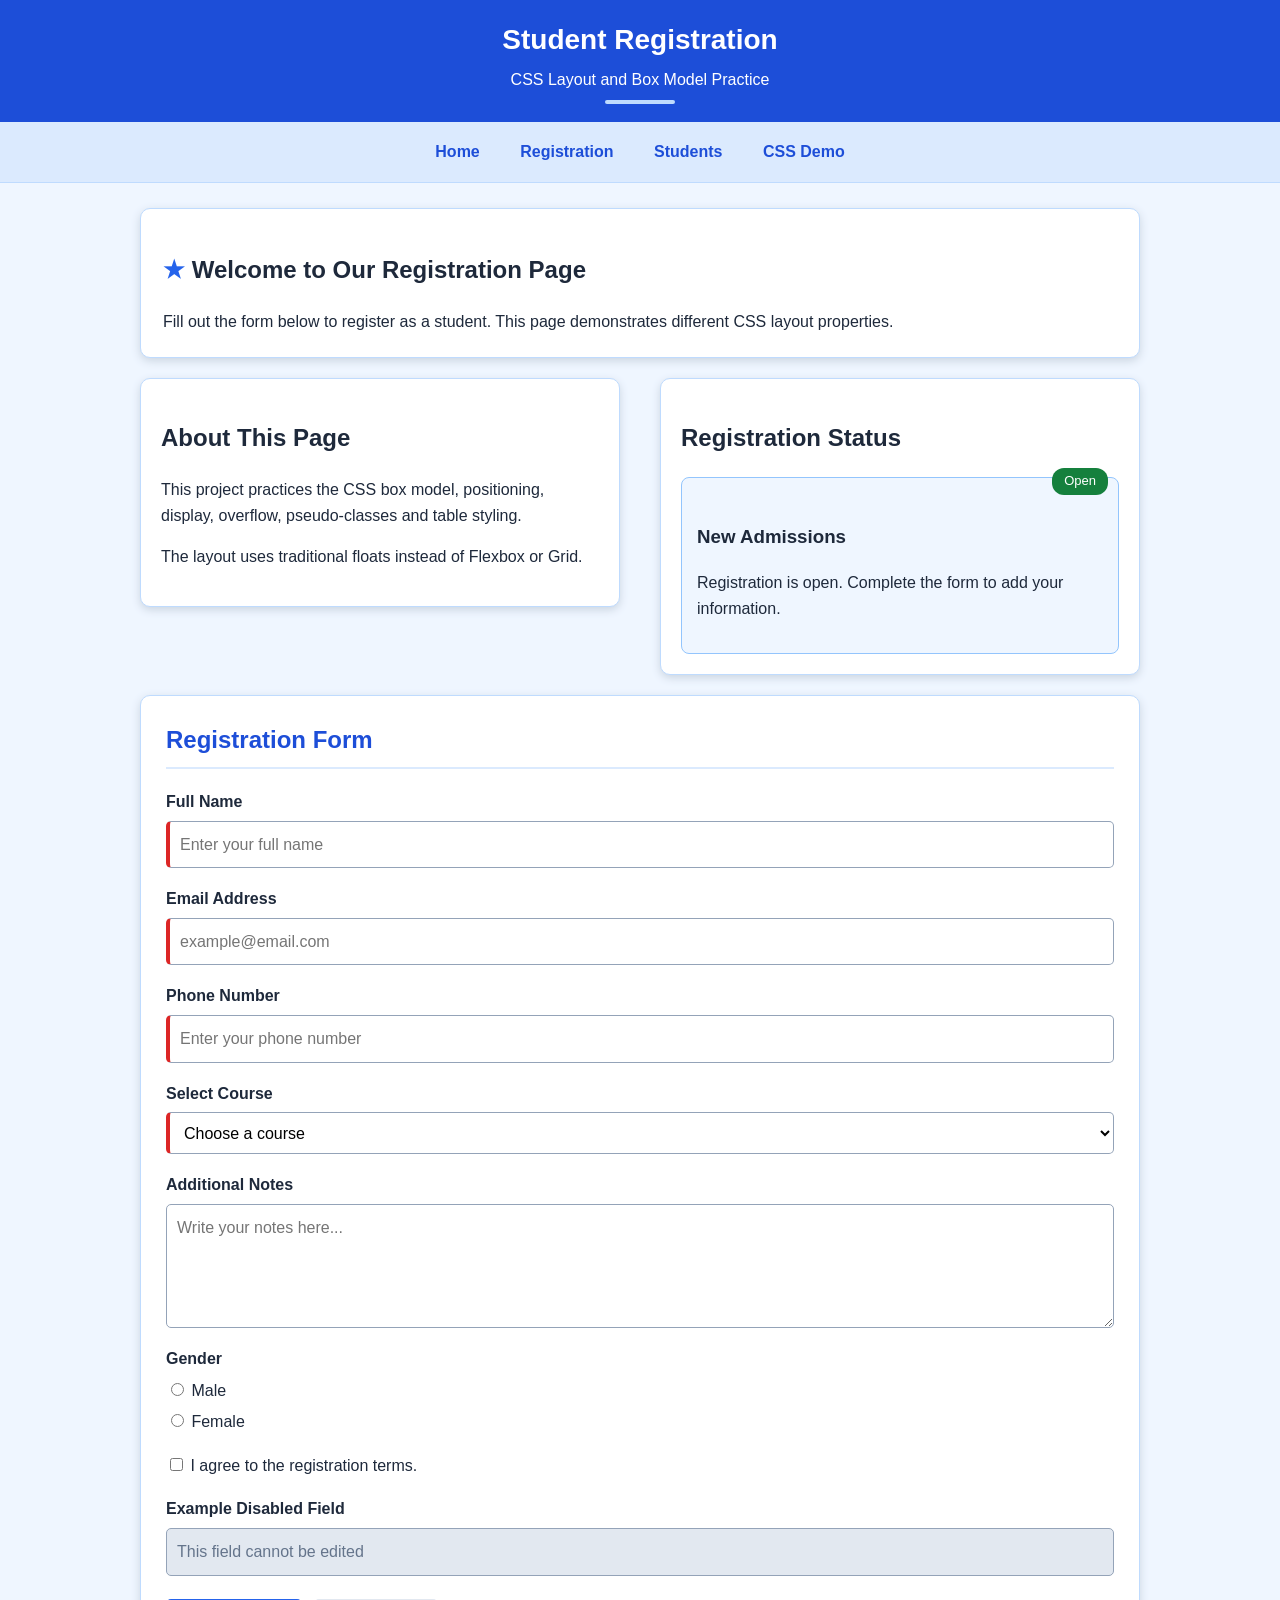
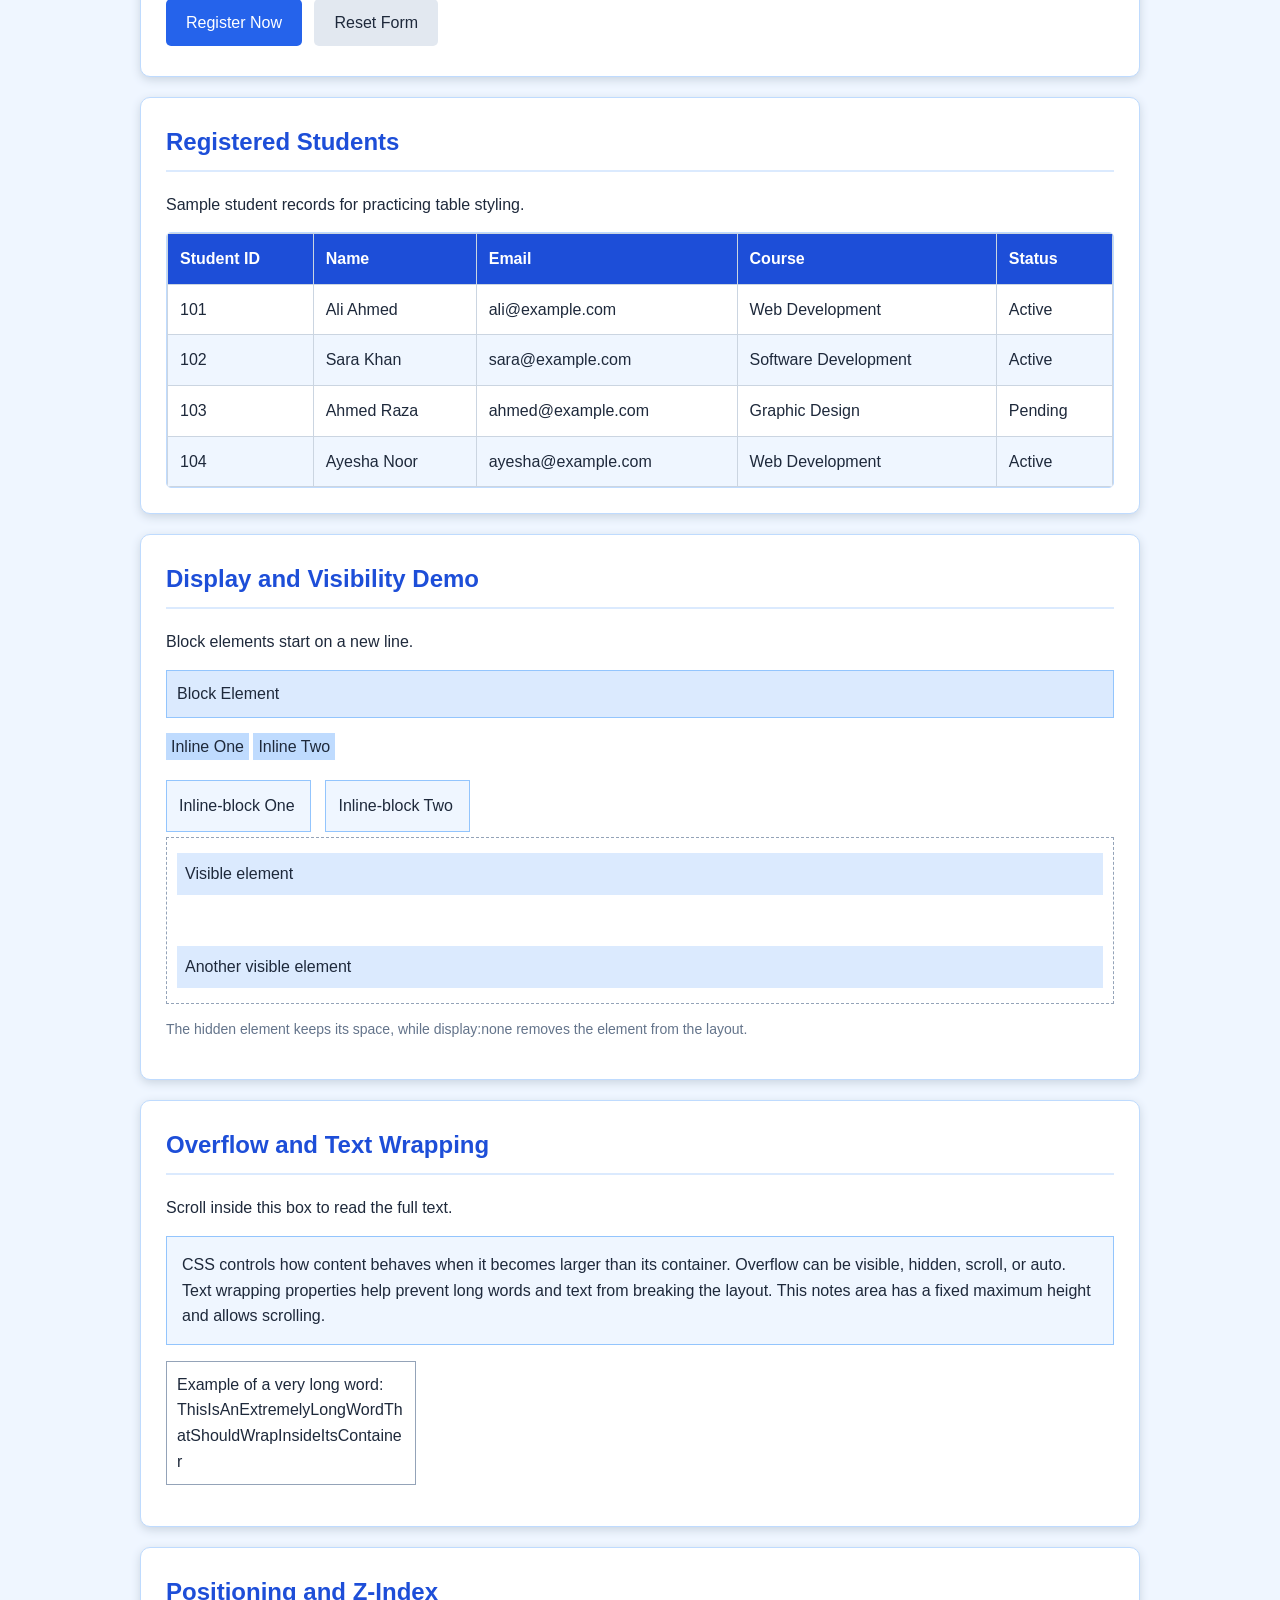
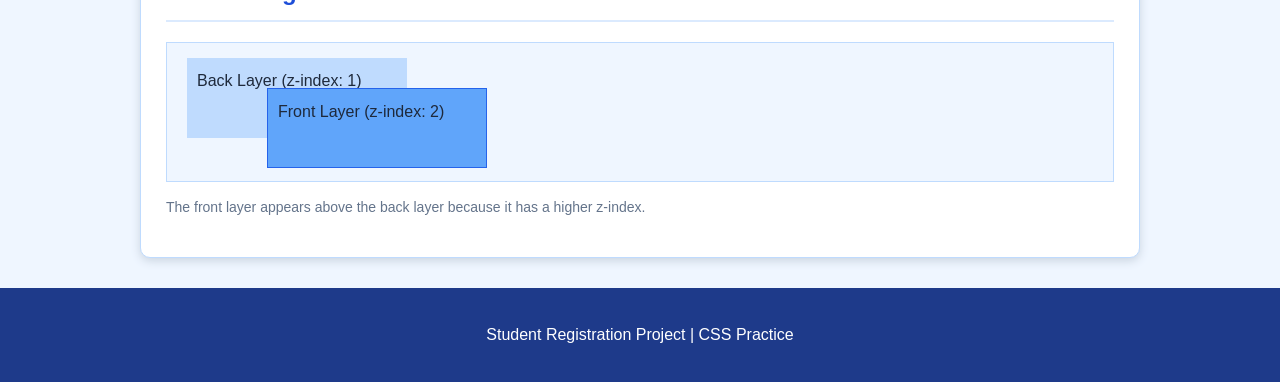
<file: day-07-box-model-flow-and-traditional-layout/index.html>
<!DOCTYPE html>
<html lang="en">
<head>
    <meta charset="UTF-8">
    <meta name="viewport" content="width=device-width, initial-scale=1.0">
    <meta name="description" content="Student registration form and CSS layout practice">
    <title>Student Registration</title>
    <link rel="stylesheet" href="style.css">
</head>
<body>

    <!-- Sticky header -->
    <header class="site-header">
        <div class="header-content">
            <h1>Student Registration</h1>
            <p>CSS Layout and Box Model Practice</p>
        </div>
    </header>

    <!-- Navigation links -->
    <nav class="navbar">
        <a href="#home">Home</a>
        <a href="#register">Registration</a>
        <a href="#students">Students</a>
        <a href="#css-demo">CSS Demo</a>
    </nav>

    <main class="container" id="home">

        <!-- Introduction section -->
        <section class="intro">
            <h2>Welcome to Our Registration Page</h2>
            <p>
                Fill out the form below to register as a student.
                This page demonstrates different CSS layout properties.
            </p>
        </section>

        <!-- Two-column layout using floats -->
        <section class="columns">

            <div class="column left-column">
                <h2>About This Page</h2>
                <p>
                    This project practices the CSS box model, positioning,
                    display, overflow, pseudo-classes and table styling.
                </p>
                <p>
                    The layout uses traditional floats instead of Flexbox
                    or Grid.
                </p>
            </div>

            <div class="column right-column">
                <h2>Registration Status</h2>

                <!-- Relative parent and absolute badge -->
                <div class="status-card">
                    <span class="status-badge">Open</span>
                    <h3>New Admissions</h3>
                    <p>
                        Registration is open. Complete the form to
                        add your information.
                    </p>
                </div>
            </div>

            <!-- Clear fixes the floated columns -->
            <div class="clear"></div>

        </section>

        <!-- Registration form -->
        <section class="section-card" id="register">
            <h2 class="section-title">Registration Form</h2>

            <form action="#" method="get">

                <div class="form-group">
                    <label for="name">Full Name</label>
                    <input
                        type="text"
                        id="name"
                        name="name"
                        placeholder="Enter your full name"
                        required
                    >
                </div>

                <div class="form-group">
                    <label for="email">Email Address</label>
                    <input
                        type="email"
                        id="email"
                        name="email"
                        placeholder="example@email.com"
                        required
                    >
                </div>

                <div class="form-group">
                    <label for="phone">Phone Number</label>
                    <input
                        type="tel"
                        id="phone"
                        name="phone"
                        placeholder="Enter your phone number"
                        required
                    >
                </div>

                <div class="form-group">
                    <label for="course">Select Course</label>
                    <select id="course" name="course" required>
                        <option value="">Choose a course</option>
                        <option value="web">Web Development</option>
                        <option value="software">Software Development</option>
                        <option value="design">Graphic Design</option>
                    </select>
                </div>

                <div class="form-group">
                    <label for="message">Additional Notes</label>
                    <textarea
                        id="message"
                        name="message"
                        rows="4"
                        placeholder="Write your notes here..."
                    ></textarea>
                </div>

                <div class="form-group">
                    <p class="group-label">Gender</p>

                    <label class="option">
                        <input type="radio" name="gender" value="male" required>
                        Male
                    </label>

                    <label class="option">
                        <input type="radio" name="gender" value="female">
                        Female
                    </label>
                </div>

                <div class="form-group">
                    <label class="option">
                        <input type="checkbox" name="agreement" required>
                        I agree to the registration terms.
                    </label>
                </div>

                <div class="form-group">
                    <label for="disabled-field">Example Disabled Field</label>
                    <input
                        type="text"
                        id="disabled-field"
                        value="This field cannot be edited"
                        disabled
                    >
                </div>

                <button type="submit">Register Now</button>
                <button type="reset" class="reset-button">Reset Form</button>

            </form>
        </section>

        <!-- Student table -->
        <section class="section-card" id="students">
            <h2 class="section-title">Registered Students</h2>

            <p class="table-note">
                Sample student records for practicing table styling.
            </p>

            <!-- The wrapper handles horizontal overflow -->
            <div class="table-wrapper">
                <table>
                    <thead>
                        <tr>
                            <th>Student ID</th>
                            <th>Name</th>
                            <th>Email</th>
                            <th>Course</th>
                            <th>Status</th>
                        </tr>
                    </thead>

                    <tbody>
                        <tr>
                            <td>101</td>
                            <td>Ali Ahmed</td>
                            <td>ali@example.com</td>
                            <td>Web Development</td>
                            <td>Active</td>
                        </tr>

                        <tr>
                            <td>102</td>
                            <td>Sara Khan</td>
                            <td>sara@example.com</td>
                            <td>Software Development</td>
                            <td>Active</td>
                        </tr>

                        <tr>
                            <td>103</td>
                            <td>Ahmed Raza</td>
                            <td>ahmed@example.com</td>
                            <td>Graphic Design</td>
                            <td>Pending</td>
                        </tr>

                        <tr>
                            <td>104</td>
                            <td>Ayesha Noor</td>
                            <td>ayesha@example.com</td>
                            <td>Web Development</td>
                            <td>Active</td>
                        </tr>
                    </tbody>
                </table>
            </div>
        </section>

        <!-- CSS display and visibility demonstration -->
        <section class="section-card" id="css-demo">
            <h2 class="section-title">Display and Visibility Demo</h2>

            <p>Block elements start on a new line.</p>

            <div class="demo-block">Block Element</div>

            <p>
                <span class="demo-inline">Inline One</span>
                <span class="demo-inline">Inline Two</span>
            </p>

            <div class="demo-inline-block">Inline-block One</div>
            <div class="demo-inline-block">Inline-block Two</div>

            <div class="visibility-demo">
                <p class="visible-box">Visible element</p>

                <!-- visibility:hidden keeps the space -->
                <p class="hidden-box">Hidden element</p>

                <!-- display:none removes the element and its space -->
                <p class="none-box">Element with display:none</p>

                <p class="visible-box">Another visible element</p>
            </div>

            <p class="small-note">
                The hidden element keeps its space, while display:none
                removes the element from the layout.
            </p>
        </section>

        <!-- Overflow and text wrapping -->
        <section class="section-card">
            <h2 class="section-title">Overflow and Text Wrapping</h2>

            <p>Scroll inside this box to read the full text.</p>

            <div class="notes-box">
                CSS controls how content behaves when it becomes
                larger than its container. Overflow can be visible,
                hidden, scroll, or auto. Text wrapping properties
                help prevent long words and text from breaking the layout.
                This notes area has a fixed maximum height and allows scrolling.
            </div>

            <p class="long-text">
                Example of a very long word:
                ThisIsAnExtremelyLongWordThatShouldWrapInsideItsContainer
            </p>
        </section>

        <!-- Layering and positioning -->
        <section class="section-card">
            <h2 class="section-title">Positioning and Z-Index</h2>

            <div class="layer-box">
                <div class="layer-back">Back Layer (z-index: 1)</div>
                <div class="layer-front">Front Layer (z-index: 2)</div>
            </div>

            <p class="small-note">
                The front layer appears above the back layer because
                it has a higher z-index.
            </p>
        </section>

    </main>

    <footer class="footer">
        <p>Student Registration Project | CSS Practice</p>
    </footer>

</body>
</html>
</file>
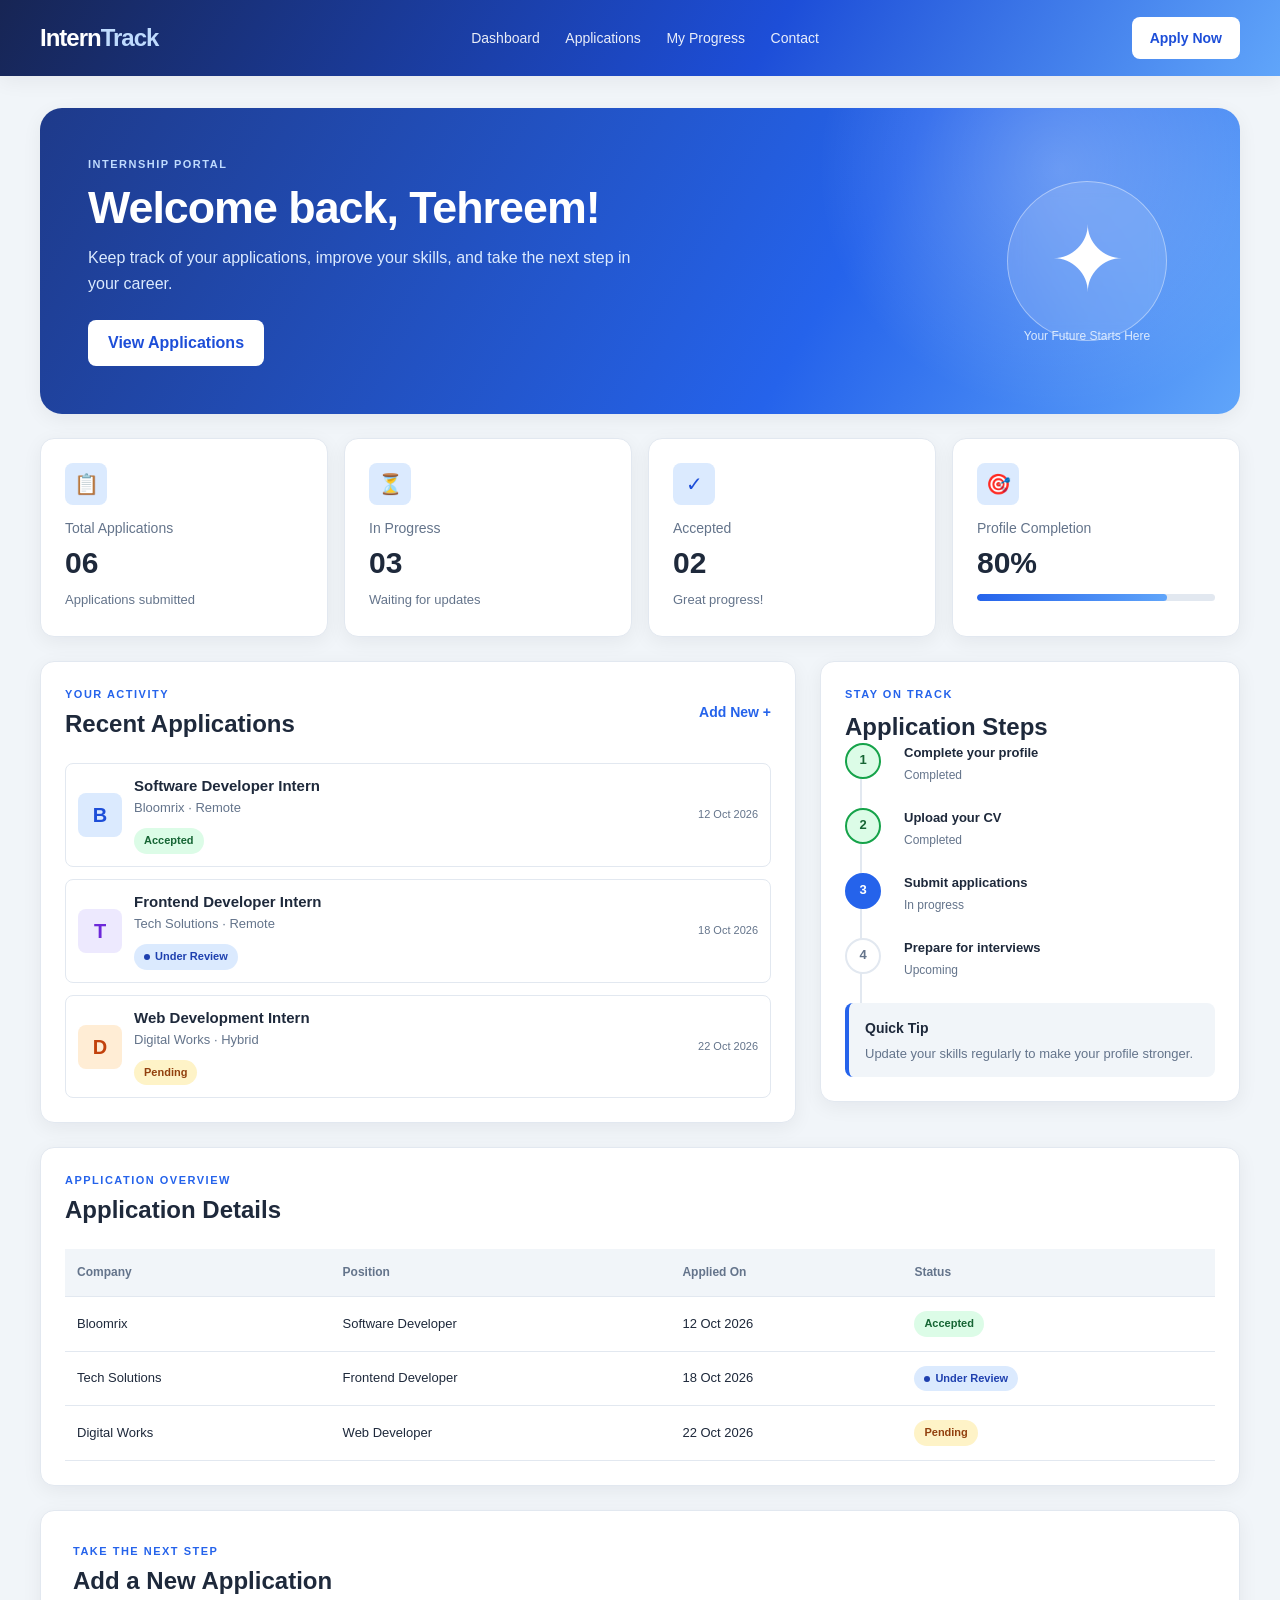
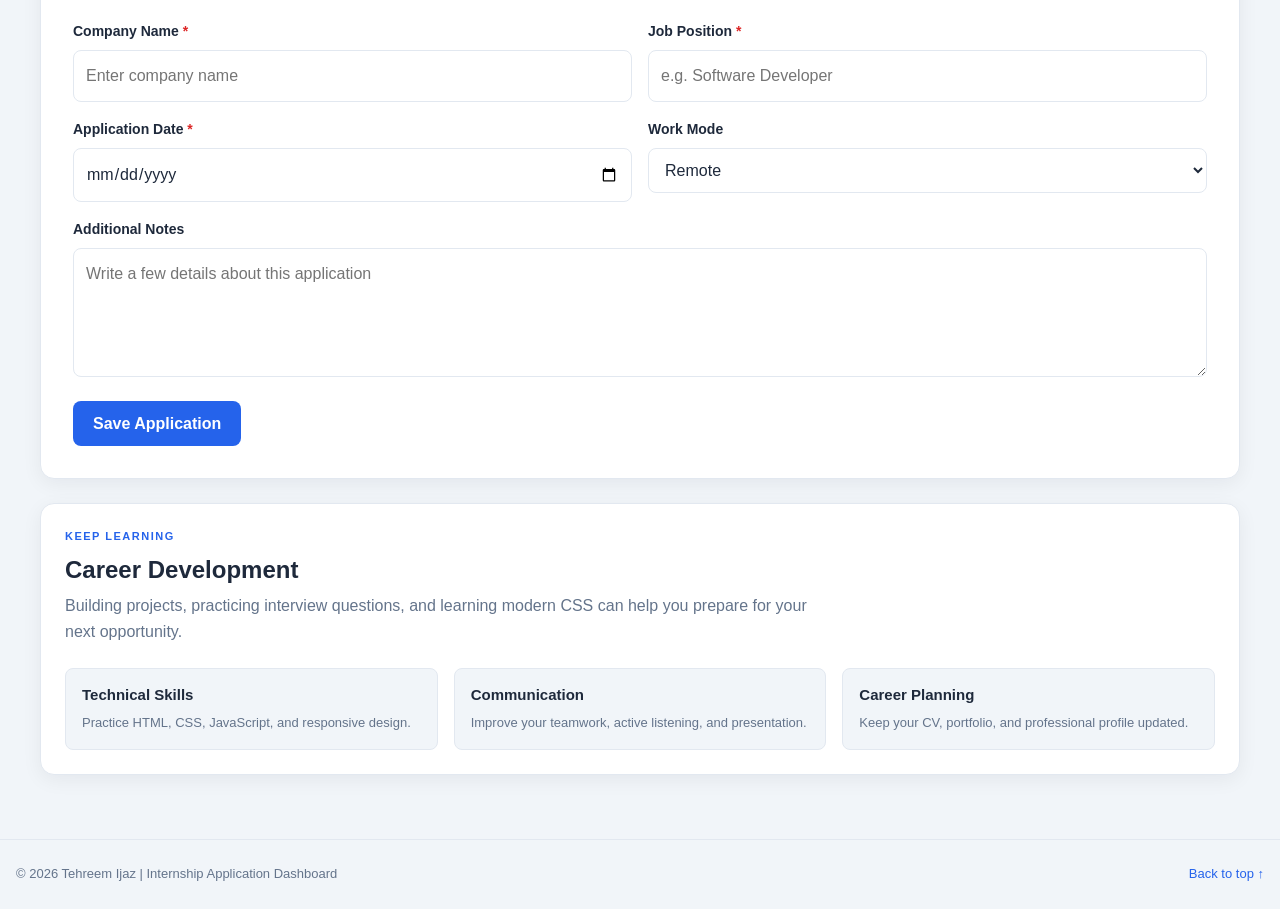
<file: day-09-advanced-modern-css/index.html>
<!DOCTYPE html>
<html lang="en">
<head>
    <meta charset="UTF-8">
    <meta name="viewport" content="width=device-width, initial-scale=1.0">
    <meta name="description" content="Internship application dashboard">
    <meta name="author" content="Tehreem Ijaz">
    <title>Internship Dashboard | Tehreem Ijaz</title>
    <link rel="stylesheet" href="style.css">
</head>
<body>

    <header class="top-header">
        <nav class="navbar">
            <a href="#home" class="logo">Intern<span>Track</span></a>

            <ul class="nav-links">
                <li><a href="#home">Dashboard</a></li>
                <li><a href="#applications">Applications</a></li>
                <li><a href="#steps">My Progress</a></li>
                <li><a href="#contact">Contact</a></li>
            </ul>

            <a href="#new-application" class="nav-button">Apply Now</a>
        </nav>
    </header>

    <main class="dashboard" id="home">

        <section class="welcome-panel">
            <div class="welcome-text">
                <p class="eyebrow">INTERNSHIP PORTAL</p>
                <h1>Welcome back, Tehreem!</h1>
                <p>
                    Keep track of your applications, improve your skills,
                    and take the next step in your career.
                </p>
                <a href="#applications" class="primary-button">
                    View Applications
                </a>
            </div>

            <div class="welcome-art" aria-hidden="true">
                <span class="art-circle"></span>
                <span class="art-icon">✦</span>
                <span class="art-label">Your Future Starts Here</span>
            </div>
        </section>

        <section class="stats-grid" aria-label="Application statistics">
            <article class="stat-card">
                <span class="stat-icon">📋</span>
                <p>Total Applications</p>
                <h2>06</h2>
                <span class="stat-note">Applications submitted</span>
            </article>

            <article class="stat-card">
                <span class="stat-icon">⏳</span>
                <p>In Progress</p>
                <h2>03</h2>
                <span class="stat-note">Waiting for updates</span>
            </article>

            <article class="stat-card">
                <span class="stat-icon">✓</span>
                <p>Accepted</p>
                <h2>02</h2>
                <span class="stat-note">Great progress!</span>
            </article>

            <article class="stat-card">
                <span class="stat-icon">🎯</span>
                <p>Profile Completion</p>
                <h2>80%</h2>
                <div class="progress-track">
                    <div class="progress-fill"></div>
                </div>
            </article>
        </section>

        <section class="content-grid" id="applications">

            <div class="panel applications-panel">
                <div class="section-heading">
                    <div>
                        <p class="eyebrow">YOUR ACTIVITY</p>
                        <h2>Recent Applications</h2>
                    </div>
                    <a href="#new-application" class="text-link">Add New +</a>
                </div>

                <div class="application-list">

                    <article class="application-card">
                        <div class="company-icon blue-icon">B</div>
                        <div class="application-info">
                            <h3>Software Developer Intern</h3>
                            <p>Bloomrix · Remote</p>
                            <span class="status status-accepted">Accepted</span>
                        </div>
                        <span class="application-date">12 Oct 2026</span>
                    </article>

                    <article class="application-card">
                        <div class="company-icon purple-icon">T</div>
                        <div class="application-info">
                            <h3>Frontend Developer Intern</h3>
                            <p>Tech Solutions · Remote</p>
                            <span class="status status-review">Under Review</span>
                        </div>
                        <span class="application-date">18 Oct 2026</span>
                    </article>

                    <article class="application-card">
                        <div class="company-icon orange-icon">D</div>
                        <div class="application-info">
                            <h3>Web Development Intern</h3>
                            <p>Digital Works · Hybrid</p>
                            <span class="status status-pending">Pending</span>
                        </div>
                        <span class="application-date">22 Oct 2026</span>
                    </article>

                </div>
            </div>

            <aside class="panel steps-panel" id="steps">
                <p class="eyebrow">STAY ON TRACK</p>
                <h2>Application Steps</h2>

                <ol class="step-list">
                    <li class="step-done">
                        <span>Complete your profile</span>
                        <small>Completed</small>
                    </li>
                    <li class="step-done">
                        <span>Upload your CV</span>
                        <small>Completed</small>
                    </li>
                    <li class="step-current">
                        <span>Submit applications</span>
                        <small>In progress</small>
                    </li>
                    <li>
                        <span>Prepare for interviews</span>
                        <small>Upcoming</small>
                    </li>
                </ol>

                <div class="tip-box">
                    <strong>Quick Tip</strong>
                    <p>Update your skills regularly to make your profile stronger.</p>
                </div>
            </aside>

        </section>

        <section class="panel table-panel">
            <div class="section-heading">
                <div>
                    <p class="eyebrow">APPLICATION OVERVIEW</p>
                    <h2>Application Details</h2>
                </div>
            </div>

            <div class="table-wrapper">
                <table>
                    <thead>
                        <tr>
                            <th>Company</th>
                            <th>Position</th>
                            <th>Applied On</th>
                            <th>Status</th>
                        </tr>
                    </thead>
                    <tbody>
                        <tr>
                            <td>Bloomrix</td>
                            <td>Software Developer</td>
                            <td>12 Oct 2026</td>
                            <td><span class="status status-accepted">Accepted</span></td>
                        </tr>
                        <tr>
                            <td>Tech Solutions</td>
                            <td>Frontend Developer</td>
                            <td>18 Oct 2026</td>
                            <td><span class="status status-review">Under Review</span></td>
                        </tr>
                        <tr>
                            <td>Digital Works</td>
                            <td>Web Developer</td>
                            <td>22 Oct 2026</td>
                            <td><span class="status status-pending">Pending</span></td>
                        </tr>
                    </tbody>
                </table>
            </div>
        </section>

        <section class="panel form-panel" id="new-application">
            <div class="section-heading">
                <div>
                    <p class="eyebrow">TAKE THE NEXT STEP</p>
                    <h2>Add a New Application</h2>
                </div>
            </div>

            <form action="#" method="get">
                <div class="form-grid">

                    <div class="form-group">
                        <label for="company">Company Name</label>
                        <input type="text" id="company" name="company"
                               placeholder="Enter company name" required>
                    </div>

                    <div class="form-group">
                        <label for="position">Job Position</label>
                        <input type="text" id="position" name="position"
                               placeholder="e.g. Software Developer" required>
                    </div>

                    <div class="form-group">
                        <label for="applied-date">Application Date</label>
                        <input type="date" id="applied-date" name="applied-date"
                               required>
                    </div>

                    <div class="form-group">
                        <label for="work-mode">Work Mode</label>
                        <select id="work-mode" name="work-mode">
                            <option value="remote">Remote</option>
                            <option value="onsite">On-site</option>
                            <option value="hybrid">Hybrid</option>
                        </select>
                    </div>

                    <div class="form-group full-width">
                        <label for="notes">Additional Notes</label>
                        <textarea id="notes" name="notes" rows="4"
                                  placeholder="Write a few details about this application"></textarea>
                    </div>

                </div>

                <button type="submit" class="primary-button">
                    Save Application
                </button>
            </form>
        </section>

        <section class="panel learning-panel">
            <p class="eyebrow">KEEP LEARNING</p>
            <h2>Career Development</h2>
            <p>
                Building projects, practicing interview questions, and learning
                modern CSS can help you prepare for your next opportunity.
            </p>

            <div class="learning-columns">
                <article>
                    <h3>Technical Skills</h3>
                    <p>Practice HTML, CSS, JavaScript, and responsive design.</p>
                </article>

                <article>
                    <h3>Communication</h3>
                    <p>Improve your teamwork, active listening, and presentation.</p>
                </article>

                <article>
                    <h3>Career Planning</h3>
                    <p>Keep your CV, portfolio, and professional profile updated.</p>
                </article>
            </div>
        </section>

    </main>

    <footer class="footer" id="contact">
        <p>© 2026 Tehreem Ijaz | Internship Application Dashboard</p>
        <a href="#home">Back to top ↑</a>
    </footer>

</body>
</html>
</file>
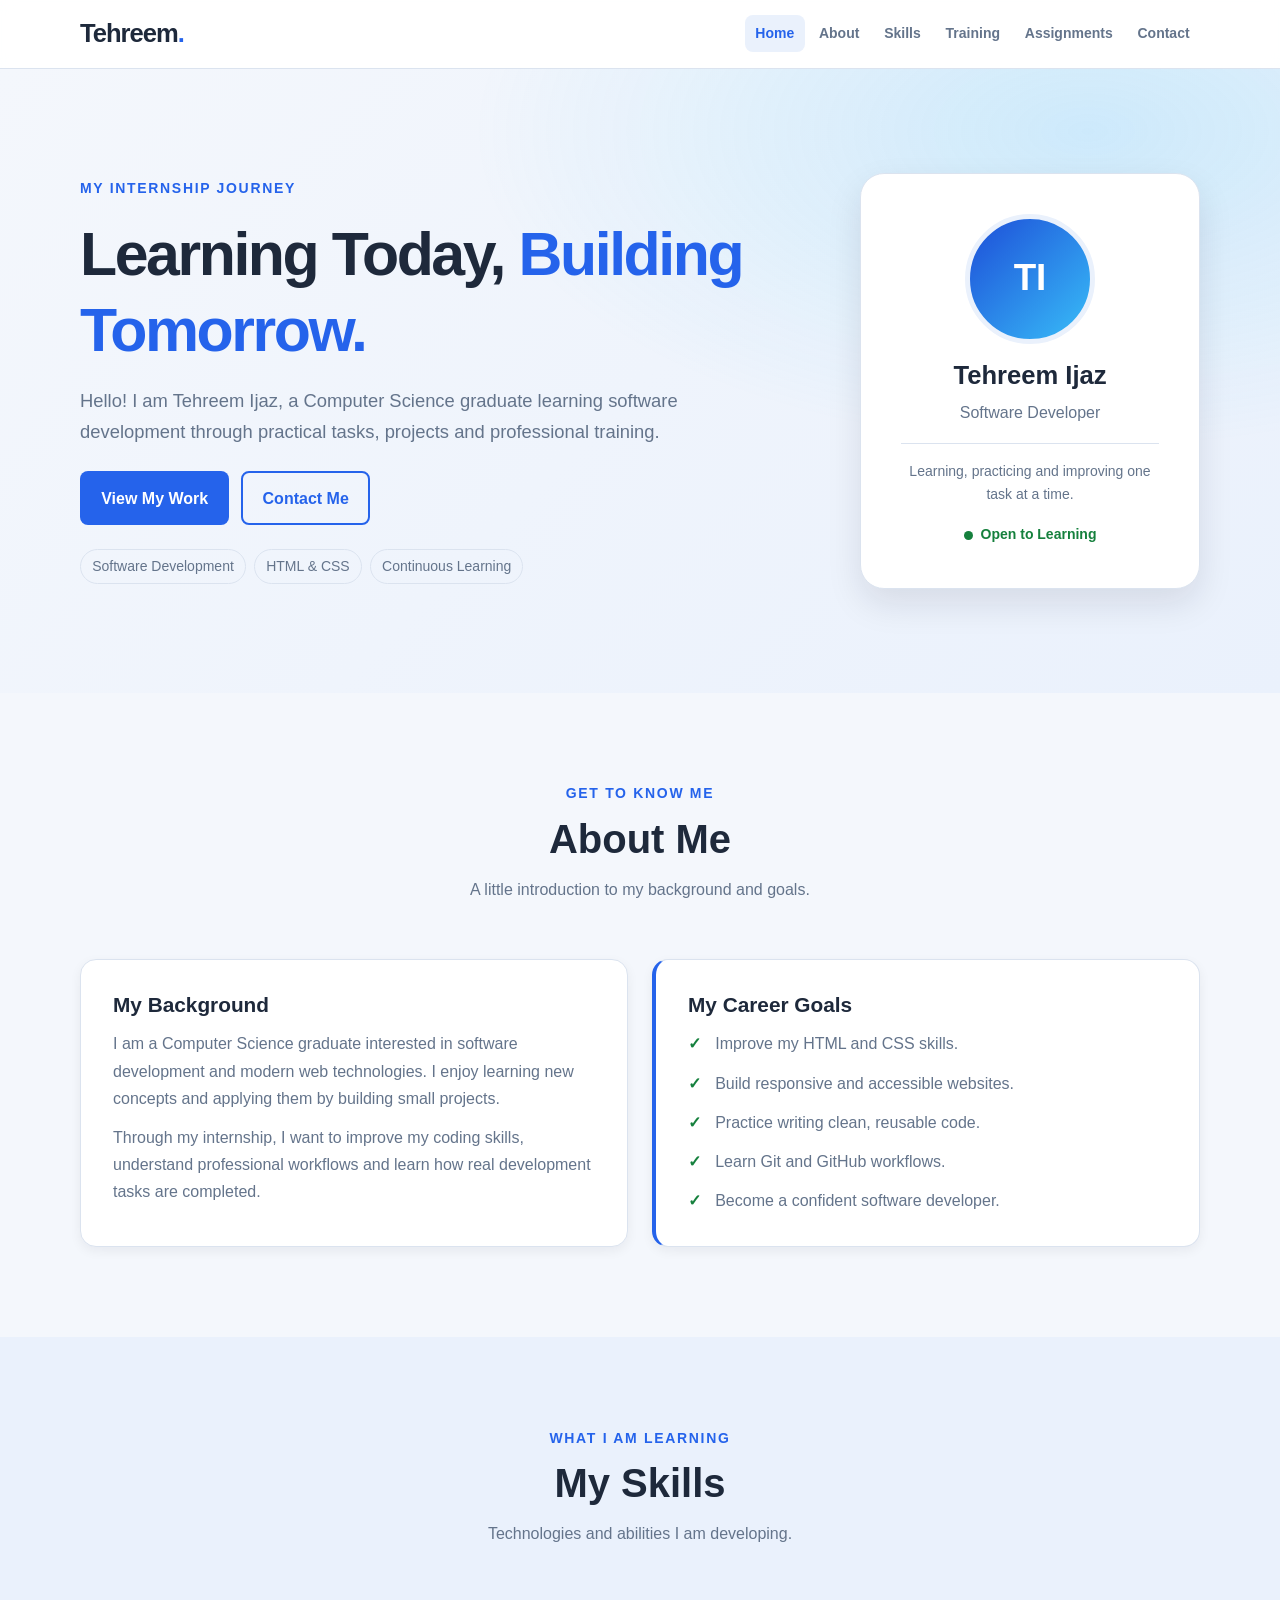
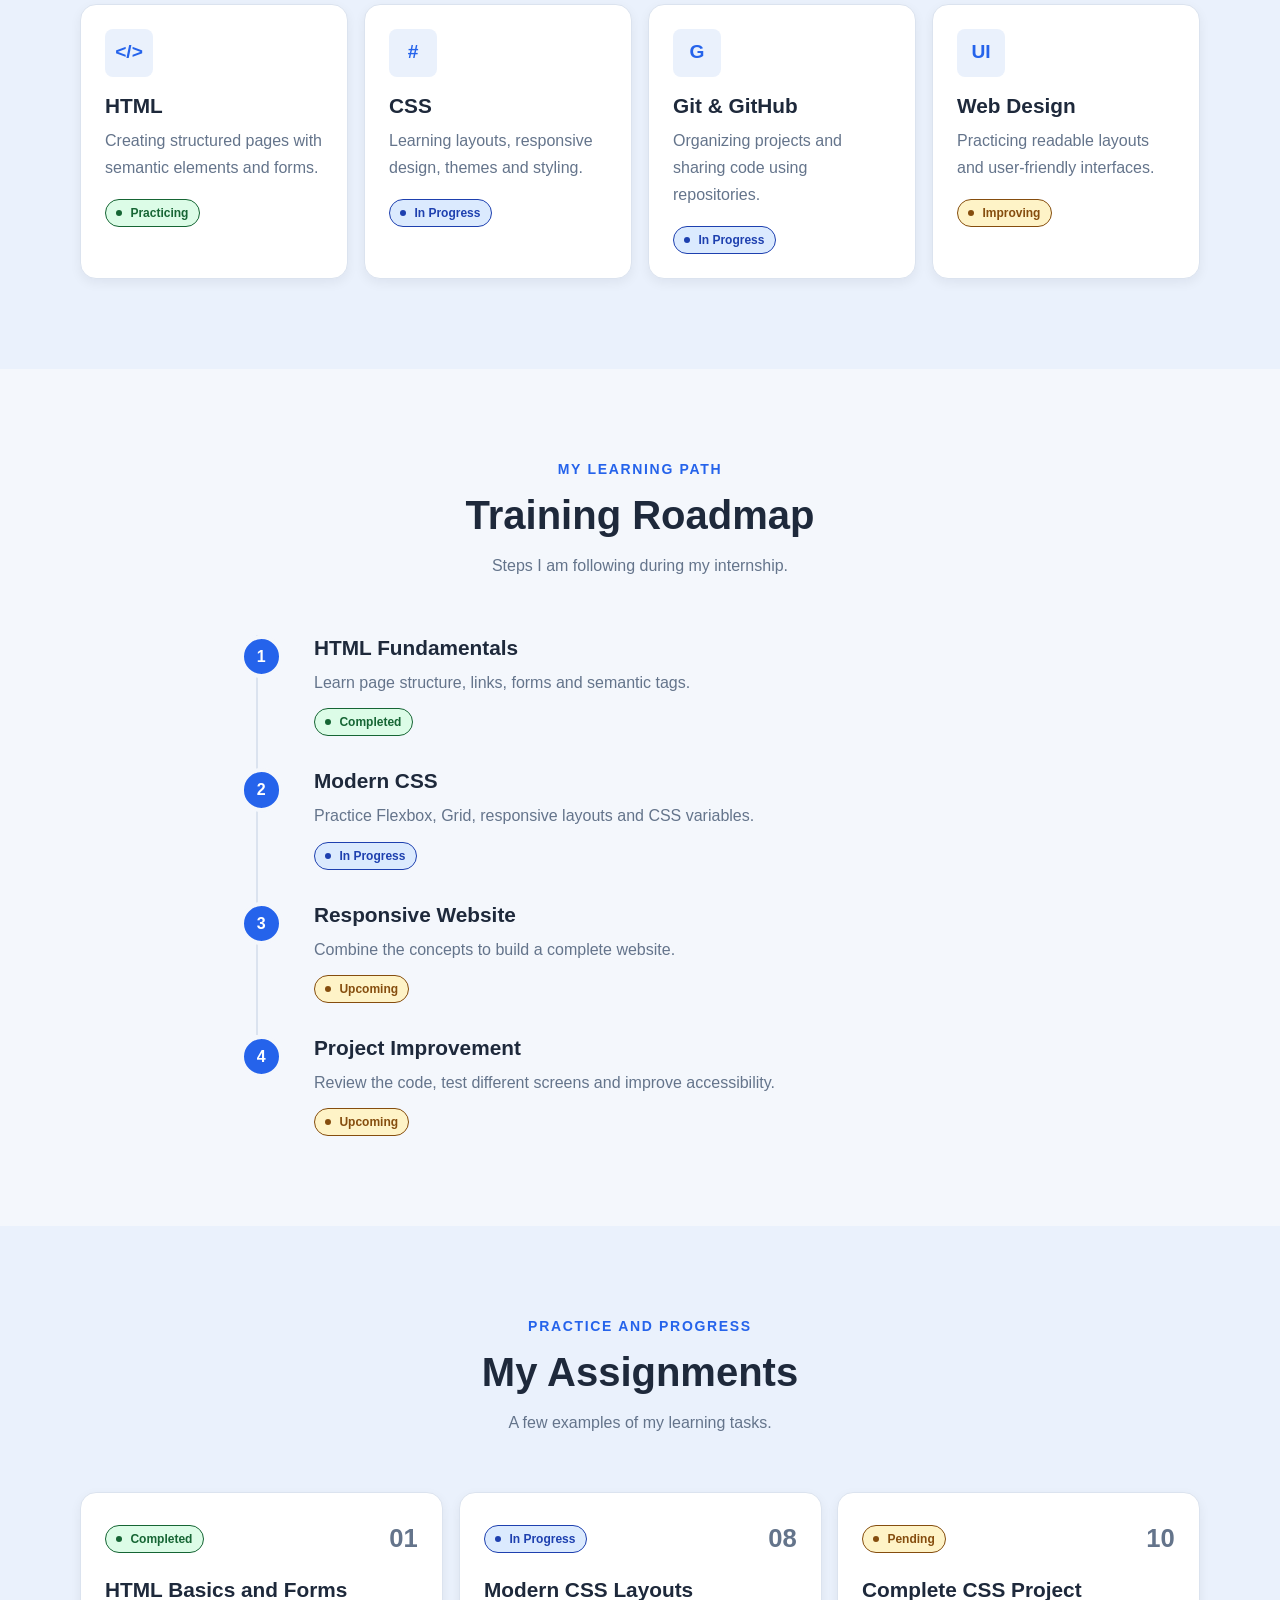
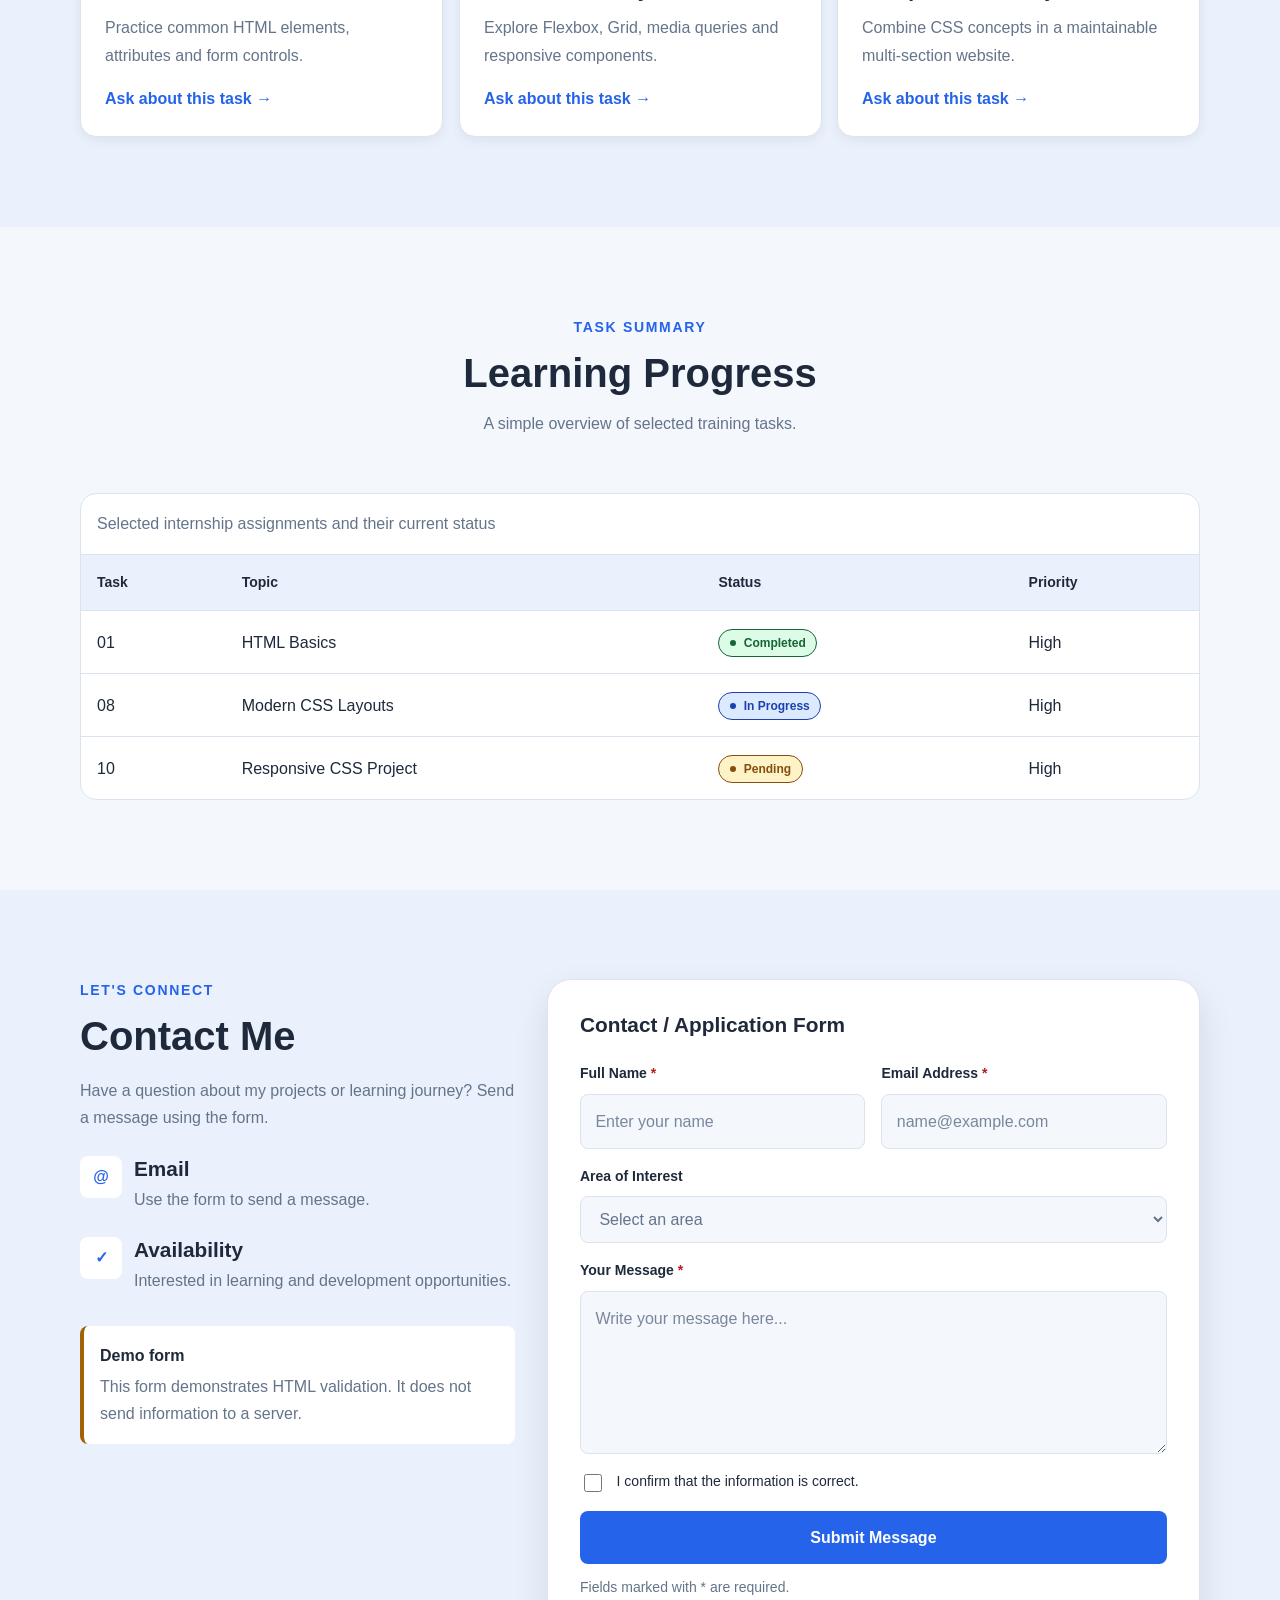
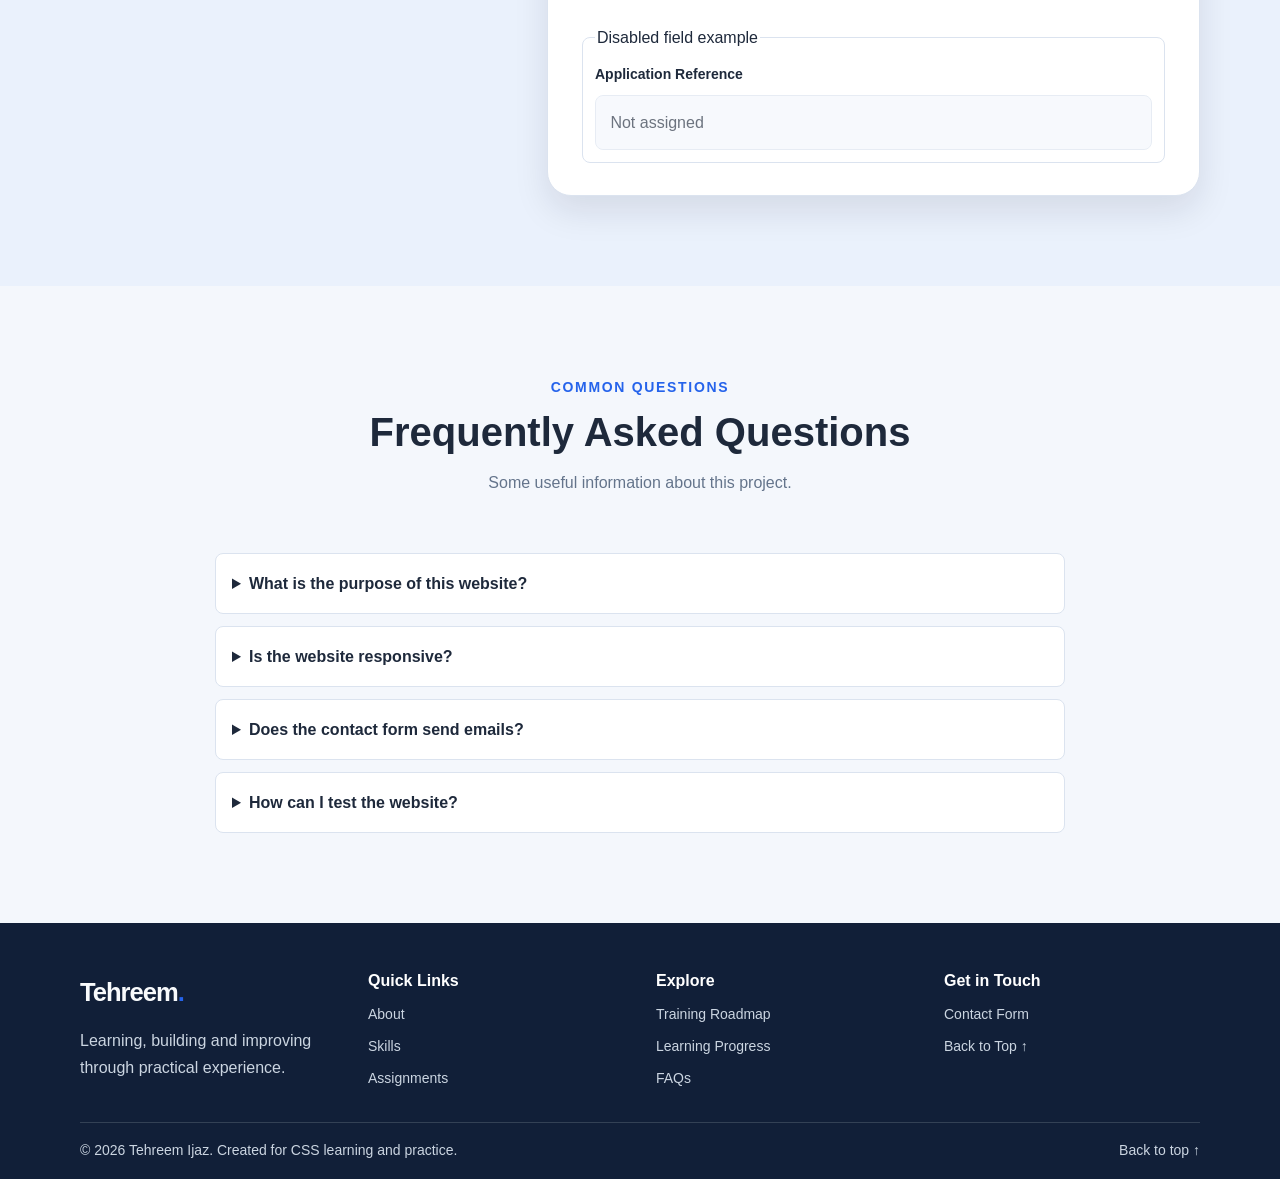
<file: day-10-complete-responsive-css-project/index.html>
<!DOCTYPE html>
<html lang="en">
<head>
    <meta charset="UTF-8">
    <meta name="viewport" content="width=device-width, initial-scale=1.0">
    <meta name="description" content="My responsive internship website showing skills, training, assignments and contact information.">
    <meta name="author" content="Tehreem Ijaz">
    <title>Tehreem Ijaz | Internship Website </title>
    <link rel="stylesheet" href="style.css">
</head>
<body>

    <!-- Header and navigation -->
    <header class="site-header">
        <div class="container header-content">
            <a class="logo" href="#home">Tehreem<span>.</span></a>

            <nav class="main-nav" aria-label="Main navigation">
                <a class="nav-link active" href="#home">Home</a>
                <a class="nav-link" href="#about">About</a>
                <a class="nav-link" href="#skills">Skills</a>
                <a class="nav-link" href="#training">Training</a>
                <a class="nav-link" href="#assignments">Assignments</a>
                <a class="nav-link" href="#contact">Contact</a>
            </nav>
        </div>
    </header>

    <main>
        <!-- Hero section -->
        <section class="hero section" id="home">
            <div class="container hero-content">
                <div class="hero-text">
                    <p class="eyebrow">MY INTERNSHIP JOURNEY</p>
                    <h1>Learning Today, <span>Building Tomorrow.</span></h1>

                    <p class="hero-description">
                        Hello! I am Tehreem Ijaz, a Computer Science graduate
                        learning software development through practical tasks,
                        projects and professional training.
                    </p>

                    <div class="hero-buttons">
                        <a class="btn btn-primary" href="#assignments">
                            View My Work
                        </a>
                        <a class="btn btn-outline" href="#contact">
                            Contact Me
                        </a>
                    </div>

                    <div class="hero-info">
                        <span>Software Development</span>
                        <span>HTML & CSS</span>
                        <span>Continuous Learning</span>
                    </div>
                </div>

                <div class="hero-card">
                    <div class="profile-circle" aria-hidden="true">TI</div>
                    <h2>Tehreem Ijaz</h2>
                    <p>Software Developer</p>
                    <div class="profile-divider"></div>
                    <p class="profile-note">
                        Learning, practicing and improving one task at a time.
                    </p>
                    <span class="status"><span></span> Open to Learning</span>
                </div>
            </div>
        </section>

        <!-- About section -->
        <section class="section" id="about">
            <div class="container">
                <div class="section-heading">
                    <p class="eyebrow">GET TO KNOW ME</p>
                    <h2>About Me</h2>
                    <p>A little introduction to my background and goals.</p>
                </div>

                <div class="about-grid">
                    <div class="about-panel">
                        <h3>My Background</h3>
                        <p>
                            I am a Computer Science graduate interested in
                            software development and modern web technologies.
                            I enjoy learning new concepts and applying them
                            by building small projects.
                        </p>
                        <p>
                            Through my internship, I want to improve my coding
                            skills, understand professional workflows and
                            learn how real development tasks are completed.
                        </p>
                    </div>

                    <div class="about-panel about-highlight">
                        <h3>My Career Goals</h3>
                        <ul class="check-list">
                            <li>Improve my HTML and CSS skills.</li>
                            <li>Build responsive and accessible websites.</li>
                            <li>Practice writing clean, reusable code.</li>
                            <li>Learn Git and GitHub workflows.</li>
                            <li>Become a confident software developer.</li>
                        </ul>
                    </div>
                </div>
            </div>
        </section>

        <!-- Skills section -->
        <section class="section section-alt" id="skills">
            <div class="container">
                <div class="section-heading">
                    <p class="eyebrow">WHAT I AM LEARNING</p>
                    <h2>My Skills</h2>
                    <p>Technologies and abilities I am developing.</p>
                </div>

                <div class="skills-grid">
                    <article class="skill-card">
                        <span class="skill-icon" aria-hidden="true">&lt;/&gt;</span>
                        <h3>HTML</h3>
                        <p>Creating structured pages with semantic elements and forms.</p>
                        <span class="badge badge-complete">Practicing</span>
                    </article>

                    <article class="skill-card">
                        <span class="skill-icon" aria-hidden="true">#</span>
                        <h3>CSS</h3>
                        <p>Learning layouts, responsive design, themes and styling.</p>
                        <span class="badge badge-progress">In Progress</span>
                    </article>

                    <article class="skill-card">
                        <span class="skill-icon" aria-hidden="true">G</span>
                        <h3>Git & GitHub</h3>
                        <p>Organizing projects and sharing code using repositories.</p>
                        <span class="badge badge-progress">In Progress</span>
                    </article>

                    <article class="skill-card">
                        <span class="skill-icon" aria-hidden="true">UI</span>
                        <h3>Web Design</h3>
                        <p>Practicing readable layouts and user-friendly interfaces.</p>
                        <span class="badge badge-pending">Improving</span>
                    </article>
                </div>
            </div>
        </section>

        <!-- Training roadmap -->
        <section class="section" id="training">
            <div class="container">
                <div class="section-heading">
                    <p class="eyebrow">MY LEARNING PATH</p>
                    <h2>Training Roadmap</h2>
                    <p>Steps I am following during my internship.</p>
                </div>

                <div class="roadmap">
                    <article class="roadmap-item">
                        <h3>HTML Fundamentals</h3>
                        <p>Learn page structure, links, forms and semantic tags.</p>
                        <span class="badge badge-complete">Completed</span>
                    </article>

                    <article class="roadmap-item">
                        <h3>Modern CSS</h3>
                        <p>Practice Flexbox, Grid, responsive layouts and CSS variables.</p>
                        <span class="badge badge-progress">In Progress</span>
                    </article>

                    <article class="roadmap-item">
                        <h3>Responsive Website</h3>
                        <p>Combine the concepts to build a complete website.</p>
                        <span class="badge badge-pending">Upcoming</span>
                    </article>

                    <article class="roadmap-item">
                        <h3>Project Improvement</h3>
                        <p>Review the code, test different screens and improve accessibility.</p>
                        <span class="badge badge-pending">Upcoming</span>
                    </article>
                </div>
            </div>
        </section>

        <!-- Assignments section -->
        <section class="section section-alt" id="assignments">
            <div class="container">
                <div class="section-heading">
                    <p class="eyebrow">PRACTICE AND PROGRESS</p>
                    <h2>My Assignments</h2>
                    <p>A few examples of my learning tasks.</p>
                </div>

                <div class="assignment-grid">
                    <article class="assignment-card">
                        <div class="card-top">
                            <span class="badge badge-complete">Completed</span>
                            <span class="task-number">01</span>
                        </div>
                        <h3>HTML Basics and Forms</h3>
                        <p>Practice common HTML elements, attributes and form controls.</p>
                        <a href="#contact" class="text-link">Ask about this task &rarr;</a>
                    </article>

                    <article class="assignment-card">
                        <div class="card-top">
                            <span class="badge badge-progress">In Progress</span>
                            <span class="task-number">08</span>
                        </div>
                        <h3>Modern CSS Layouts</h3>
                        <p>Explore Flexbox, Grid, media queries and responsive components.</p>
                        <a href="#contact" class="text-link">Ask about this task &rarr;</a>
                    </article>

                    <article class="assignment-card">
                        <div class="card-top">
                            <span class="badge badge-pending">Pending</span>
                            <span class="task-number">10</span>
                        </div>
                        <h3>Complete CSS Project</h3>
                        <p>Combine CSS concepts in a maintainable multi-section website.</p>
                        <a href="#contact" class="text-link">Ask about this task &rarr;</a>
                    </article>
                </div>
            </div>
        </section>

        <!-- Progress table -->
        <section class="section" id="progress">
            <div class="container">
                <div class="section-heading">
                    <p class="eyebrow">TASK SUMMARY</p>
                    <h2>Learning Progress</h2>
                    <p>A simple overview of selected training tasks.</p>
                </div>

                <div class="table-wrapper">
                    <table>
                        <caption>Selected internship assignments and their current status</caption>
                        <thead>
                            <tr>
                                <th scope="col">Task</th>
                                <th scope="col">Topic</th>
                                <th scope="col">Status</th>
                                <th scope="col">Priority</th>
                            </tr>
                        </thead>
                        <tbody>
                            <tr>
                                <td>01</td>
                                <td>HTML Basics</td>
                                <td><span class="badge badge-complete">Completed</span></td>
                                <td>High</td>
                            </tr>
                            <tr>
                                <td>08</td>
                                <td>Modern CSS Layouts</td>
                                <td><span class="badge badge-progress">In Progress</span></td>
                                <td>High</td>
                            </tr>
                            <tr>
                                <td>10</td>
                                <td>Responsive CSS Project</td>
                                <td><span class="badge badge-pending">Pending</span></td>
                                <td>High</td>
                            </tr>
                        </tbody>
                    </table>
                </div>
            </div>
        </section>

        <!-- Contact and application form -->
        <section class="section section-alt" id="contact">
            <div class="container contact-grid">
                <div class="contact-info">
                    <p class="eyebrow">LET'S CONNECT</p>
                    <h2>Contact Me</h2>
                    <p>
                        Have a question about my projects or learning journey?
                        Send a message using the form.
                    </p>

                    <div class="contact-detail">
                        <span class="detail-icon" aria-hidden="true">@</span>
                        <div>
                            <h3>Email</h3>
                            <p>Use the form to send a message.</p>
                        </div>
                    </div>

                    <div class="contact-detail">
                        <span class="detail-icon" aria-hidden="true">✓</span>
                        <div>
                            <h3>Availability</h3>
                            <p>Interested in learning and development opportunities.</p>
                        </div>
                    </div>

                    <div class="notice">
                        <strong>Demo form</strong>
                        <p>This form demonstrates HTML validation. It does not send information to a server.</p>
                    </div>
                </div>

                <form class="contact-form" action="#" method="get">
                    <h3>Contact / Application Form</h3>

                    <div class="form-row">
                        <div class="form-group">
                            <label for="full-name">Full Name <span>*</span></label>
                            <input type="text" id="full-name" name="full-name"
                                placeholder="Enter your name" required minlength="3">
                        </div>

                        <div class="form-group">
                            <label for="email">Email Address <span>*</span></label>
                            <input type="email" id="email" name="email"
                                placeholder="name@example.com" required>
                        </div>
                    </div>

                    <div class="form-group">
                        <label for="interest">Area of Interest</label>
                        <select id="interest" name="interest">
                            <option value="">Select an area</option>
                            <option value="frontend">Frontend Development</option>
                            <option value="software">Software Development</option>
                            <option value="testing">Software Testing</option>
                            <option value="other">Other</option>
                        </select>
                    </div>

                    <div class="form-group">
                        <label for="message">Your Message <span>*</span></label>
                        <textarea id="message" name="message" rows="5"
                            placeholder="Write your message here..." required minlength="10"></textarea>
                    </div>

                    <div class="form-group checkbox-group">
                        <input type="checkbox" id="agreement" name="agreement" required>
                        <label for="agreement">I confirm that the information is correct.</label>
                    </div>

                    <button class="btn btn-primary submit-btn" type="submit">
                        Submit Message
                    </button>

                    <p class="form-help">
                        Fields marked with * are required.
                    </p>

                    <fieldset class="disabled-demo">
                        <legend>Disabled field example</legend>
                        <label for="application-status">Application Reference</label>
                        <input type="text" id="application-status"
                            value="Not assigned" disabled>
                    </fieldset>
                </form>
            </div>
        </section>

        <!-- FAQ section -->
        <section class="section" id="faq">
            <div class="container faq-container">
                <div class="section-heading">
                    <p class="eyebrow">COMMON QUESTIONS</p>
                    <h2>Frequently Asked Questions</h2>
                    <p>Some useful information about this project.</p>
                </div>

                <div class="faq-list">
                    <details>
                        <summary>What is the purpose of this website?</summary>
                        <p>It presents my skills, internship learning path, assignments and contact form.</p>
                    </details>

                    <details>
                        <summary>Is the website responsive?</summary>
                        <p>Yes. Its layout adjusts for mobile phones, tablets and desktop screens.</p>
                    </details>

                    <details>
                        <summary>Does the contact form send emails?</summary>
                        <p>No. It uses browser validation only. A backend or form service is needed to send messages.</p>
                    </details>

                    <details>
                        <summary>How can I test the website?</summary>
                        <p>Open it in a browser and use DevTools to check screen sizes, focus states and print preview.</p>
                    </details>
                </div>
            </div>
        </section>
    </main>

    <!-- Footer -->
    <footer class="site-footer">
        <div class="container footer-grid">
            <div>
                <a class="logo footer-logo" href="#home">Tehreem<span>.</span></a>
                <p>Learning, building and improving through practical experience.</p>
            </div>

            <div>
                <h3>Quick Links</h3>
                <a href="#about">About</a>
                <a href="#skills">Skills</a>
                <a href="#assignments">Assignments</a>
            </div>

            <div>
                <h3>Explore</h3>
                <a href="#training">Training Roadmap</a>
                <a href="#progress">Learning Progress</a>
                <a href="#faq">FAQs</a>
            </div>

            <div>
                <h3>Get in Touch</h3>
                <a href="#contact">Contact Form</a>
                <a href="#home">Back to Top ↑</a>
            </div>
        </div>

        <div class="container footer-bottom">
            <p>&copy; 2026 Tehreem Ijaz. Created for CSS learning and practice.</p>
            <a href="#home">Back to top ↑</a>
        </div>
    </footer>

</body>
</html>
</file>
<file: day-07-box-model-flow-and-traditional-layout/style.css>
/* Apply border-box to all elements */
* {
    box-sizing: border-box;
}

html {
    scroll-behavior: smooth;
    scroll-padding-top: 130px;
}

body {
    margin: 0;
    font-family: Arial, Helvetica, sans-serif;
    font-size: 16px;
    line-height: 1.6;
    color: #1e293b;
    background-color: #eff6ff;
}

/* Header stays at the top while scrolling */
.site-header {
    position: sticky;
    top: 0;
    z-index: 10;
    padding: 18px 15px;
    text-align: center;
    color: white;
    background-color: #1d4ed8;
}

/* Decorative line using a pseudo-element */
.site-header::after {
    content: "";
    display: block;
    width: 70px;
    height: 4px;
    margin: 8px auto 0;
    border-radius: 5px;
    background-color: #bfdbfe;
}

.site-header h1 {
    margin: 0;
    font-size: 28px;
}

.site-header p {
    margin: 4px 0 0;
}

/* Navigation */
.navbar {
    position: sticky;
    top: 118px;
    z-index: 9;
    padding: 12px;
    text-align: center;
    background-color: #dbeafe;
    border-bottom: 1px solid #bfdbfe;
}

.navbar a {
    display: inline-block;
    margin: 0 10px;
    padding: 5px 8px;
    color: #1d4ed8;
    text-decoration: none;
    font-weight: bold;
}

.navbar a:hover {
    color: #1e40af;
    text-decoration: underline;
}

/* Center the main content */
.container {
    width: 90%;
    max-width: 1000px;
    margin: 25px auto;
}

.intro {
    position: relative;
    padding: 22px;
    margin-bottom: 20px;
    background-color: white;
    border: 1px solid #bfdbfe;
    border-radius: 10px;
    box-shadow: 0 3px 10px #cbd5e1;
}

/* Add a marker without extra HTML */
.intro h2::before {
    content: "★ ";
    color: #2563eb;
}

.intro p {
    margin-bottom: 0;
}

/* Traditional two-column layout using floats */
.columns {
    margin-bottom: 20px;
}

.column {
    float: left;
    width: 48%;
    min-height: 190px;
    padding: 20px;
    border: 1px solid #bfdbfe;
    border-radius: 10px;
    background-color: white;
    box-shadow: 0 3px 8px #cbd5e1;
}

.left-column {
    margin-right: 4%;
}

.right-column {
    position: relative;
}

/* Clear the floated columns */
.clear {
    clear: both;
}

/* Card with an absolutely positioned badge */
.status-card {
    position: relative;
    margin-top: 15px;
    padding: 25px 15px 15px;
    border: 1px solid #93c5fd;
    border-radius: 8px;
    background-color: #eff6ff;
}

.status-badge {
    position: absolute;
    top: -10px;
    right: 10px;
    padding: 3px 12px;
    border-radius: 12px;
    color: white;
    background-color: #15803d;
    font-size: 13px;
}

/* Common section styling */
.section-card {
    margin: 20px 0;
    padding: 25px;
    border: 1px solid #bfdbfe;
    border-radius: 10px;
    background-color: white;
    box-shadow: 0 3px 10px #cbd5e1;
    scroll-margin-top: 150px;
}

.section-title {
    margin-top: 0;
    margin-bottom: 20px;
    padding-bottom: 8px;
    border-bottom: 2px solid #dbeafe;
    color: #1d4ed8;
}

/* Form fields */
.form-group {
    margin-bottom: 18px;
}

.form-group label,
.group-label {
    display: block;
    margin-bottom: 6px;
    font-weight: bold;
}

input[type="text"],
input[type="email"],
input[type="tel"],
select,
textarea {
    display: block;
    width: 100%;
    max-width: 100%;
    min-height: 42px;
    padding: 10px;
    border: 1px solid #94a3b8;
    border-radius: 5px;
    font: inherit;
    background-color: white;
}

/* Focus state */
input:focus,
select:focus,
textarea:focus {
    outline: 2px solid #93c5fd;
    border-color: #1d4ed8;
}

/* Required and invalid fields */
input:required:invalid,
select:required:invalid {
    border-left: 4px solid #dc2626;
}

/* Valid fields */
input:required:valid,
select:required:valid {
    border-left: 4px solid #16a34a;
}

/* Disabled field */
input:disabled {
    color: #64748b;
    background-color: #e2e8f0;
    cursor: not-allowed;
}

/* Radio buttons and checkboxes */
.option {
    display: inline-block;
    margin-right: 15px;
    font-weight: normal !important;
}

input[type="checkbox"],
input[type="radio"] {
    accent-color: #2563eb;
}

input[type="checkbox"]:checked + span {
    color: #15803d;
}

/* Buttons */
button {
    margin: 5px 8px 5px 0;
    padding: 11px 20px;
    border: none;
    border-radius: 5px;
    color: white;
    background-color: #2563eb;
    font: inherit;
    cursor: pointer;
}

button:hover {
    background-color: #1e40af;
}

button:active {
    background-color: #1e3a8a;
    transform: translateY(1px);
}

.reset-button {
    color: #1e293b;
    background-color: #e2e8f0;
}

.reset-button:hover {
    background-color: #cbd5e1;
}

/* Table */
.table-note {
    margin-bottom: 15px;
}

/* Handles wide tables on small screens */
.table-wrapper {
    width: 100%;
    overflow-x: auto;
    border: 1px solid #bfdbfe;
    border-radius: 5px;
}

table {
    width: 100%;
    min-width: 600px;
    border-collapse: collapse;
    background-color: white;
}

th,
td {
    padding: 12px;
    border: 1px solid #cbd5e1;
    text-align: left;
}

th {
    color: white;
    background-color: #1d4ed8;
}

/* Alternating table rows */
tbody tr:nth-child(even) {
    background-color: #eff6ff;
}

tbody tr:hover {
    background-color: #dbeafe;
}

/* Visited links */
.navbar a:visited {
    color: #1d4ed8;
}

/* Inline and block examples */
.demo-block {
    display: block;
    margin-bottom: 10px;
    padding: 10px;
    background-color: #dbeafe;
    border: 1px solid #93c5fd;
}

.demo-inline {
    display: inline;
    padding: 5px;
    background-color: #bfdbfe;
}

.demo-inline-block {
    display: inline-block;
    width: 145px;
    margin: 5px 10px 5px 0;
    padding: 12px;
    border: 1px solid #93c5fd;
    background-color: #eff6ff;
}

/* Visibility demonstration */
.visibility-demo {
    padding: 10px;
    border: 1px dashed #94a3b8;
}

.visible-box,
.hidden-box,
.none-box {
    padding: 8px;
    margin: 5px 0;
    background-color: #dbeafe;
}

/* Hidden keeps its space in the layout */
.hidden-box {
    visibility: hidden;
}

/* None removes both the element and its space */
.none-box {
    display: none;
}

.small-note {
    color: #64748b;
    font-size: 14px;
}

/* Overflow */
.notes-box {
    width: 100%;
    max-width: 100%;
    max-height: 120px;
    padding: 15px;
    margin: 15px 0;
    overflow: auto;
    overflow-wrap: break-word;
    border: 1px solid #93c5fd;
    background-color: #eff6ff;
}

.long-text {
    width: 250px;
    padding: 10px;
    border: 1px solid #94a3b8;
    overflow-wrap: anywhere;
    word-break: normal;
}

/* Two overlapping elements */
.layer-box {
    position: relative;
    height: 140px;
    margin-top: 20px;
    background-color: #eff6ff;
    border: 1px solid #bfdbfe;
}

.layer-back {
    position: absolute;
    top: 15px;
    left: 20px;
    z-index: 1;
    width: 220px;
    height: 80px;
    padding: 10px;
    background-color: #bfdbfe;
}

.layer-front {
    position: absolute;
    top: 45px;
    left: 100px;
    z-index: 2;
    width: 220px;
    height: 80px;
    padding: 10px;
    background-color: #60a5fa;
    border: 1px solid #2563eb;
}

/* Footer */
.footer {
    margin-top: 30px;
    padding: 18px;
    text-align: center;
    color: white;
    background-color: #1e3a8a;
}

/* Adjust the layout for smaller screens */
@media (max-width: 650px) {
    .container {
        width: 94%;
    }

    .site-header h1 {
        font-size: 23px;
    }

    .navbar {
        top: 110px;
    }

    .navbar a {
        margin: 3px;
        padding: 4px;
    }

    .column {
        float: none;
        width: 100%;
        margin: 0 0 15px;
    }

    .section-card {
        padding: 15px;
    }

    .layer-front {
        left: 65px;
        width: 190px;
    }

    .layer-back {
        width: 190px;
    }
}
</file>
<file: day-09-advanced-modern-css/style.css>
/* ==============================
   1. CSS CUSTOM PROPERTIES
   ============================== */

@layer reset, base, components, utilities, overrides;

@layer reset {
    * {
        box-sizing: border-box;
    }

    html {
        scroll-behavior: smooth;
    }

    body,
    h1,
    h2,
    h3,
    p,
    ul,
    ol {
        margin: 0;
    }

    ul,
    ol {
        padding: 0;
    }

    a {
        color: inherit;
        text-decoration: none;
    }

    button,
    input,
    select,
    textarea {
        font: inherit;
    }

    button {
        cursor: pointer;
    }

    img {
        max-width: 100%;
    }
}

@layer base {
    :root {
        /* Colors */
        --color-primary: #2563eb;
        --color-primary-dark: #1d4ed8;
        --color-secondary: #7c3aed;
        --color-background: #f1f5f9;
        --color-surface: #ffffff;
        --color-text: #1e293b;
        --color-muted: #64748b;
        --color-border: #e2e8f0;
        --color-success: #15803d;
        --color-warning: #b45309;

        /* Spacing */
        --space-1: 4px;
        --space-2: 8px;
        --space-3: 12px;
        --space-4: 16px;
        --space-5: 24px;
        --space-6: 32px;
        --space-7: 48px;

        /* Typography */
        --font-body: Arial, Helvetica, sans-serif;
        --text-small: 13px;
        --text-normal: 16px;
        --text-large: 20px;
        --heading-size: clamp(1.8rem, 4vw, 2.8rem);

        /* Borders and shadows */
        --radius-small: 8px;
        --radius-medium: 14px;
        --radius-large: 22px;
        --radius-round: 50%;
        --shadow-card: 0 5px 20px rgb(15 23 42 / 6%);
        --shadow-hover: 0 12px 28px rgb(37 99 235 / 13%);

        /* Layout */
        --content-width: 1200px;
        --sidebar-width: 300px;
        --card-min-width: 220px;

        color-scheme: light;
    }

    /* Dark theme: enable with data-theme="dark" on html */
    :root[data-theme="dark"] {
        --color-primary: #60a5fa;
        --color-primary-dark: #93c5fd;
        --color-secondary: #c4b5fd;
        --color-background: #0f172a;
        --color-surface: #1e293b;
        --color-text: #f1f5f9;
        --color-muted: #cbd5e1;
        --color-border: #334155;
        --color-success: #86efac;
        --color-warning: #fcd34d;
        --shadow-card: 0 5px 20px rgb(0 0 0 / 15%);
        --shadow-hover: 0 12px 28px rgb(0 0 0 / 25%);

        color-scheme: dark;
    }

    /* Use dark theme when the user prefers it */
    @media (prefers-color-scheme: dark) {
        :root:not([data-theme="light"]) {
            --color-primary: #60a5fa;
            --color-primary-dark: #93c5fd;
            --color-secondary: #c4b5fd;
            --color-background: #0f172a;
            --color-surface: #1e293b;
            --color-text: #f1f5f9;
            --color-muted: #cbd5e1;
            --color-border: #334155;
            --color-success: #86efac;
            --color-warning: #fcd34d;
            --shadow-card: 0 5px 20px rgb(0 0 0 / 15%);
            --shadow-hover: 0 12px 28px rgb(0 0 0 / 25%);

            color-scheme: dark;
        }
    }

    body {
        min-width: 320px;
        font-family: var(--font-body);
        font-size: var(--text-normal);
        line-height: 1.6;
        background: var(--color-background);
        color: var(--color-text);
        transition: background-color 0.3s, color 0.3s;
    }

    h1,
    h2,
    h3 {
        line-height: 1.3;
    }

    h2 {
        font-size: clamp(1.2rem, 2vw, 1.5rem);
    }

    p {
        color: var(--color-muted);
    }

    a {
        color: var(--color-primary);
    }

    a:focus-visible,
    button:focus-visible,
    input:focus-visible,
    select:focus-visible,
    textarea:focus-visible {
        outline: 3px solid var(--color-primary);
        outline-offset: 3px;
    }
}

/* ==============================
   2. HEADER AND NAVIGATION
   ============================== */

@layer components {
    .top-header {
        background:
            linear-gradient(120deg, #172554, #1d4ed8 60%, #60a5fa);
        color: white;
        box-shadow: var(--shadow-card);
    }

    .navbar {
        width: min(100% - 32px, var(--content-width));
        min-height: 76px;
        margin-inline: auto;
        display: flex;
        align-items: center;
        justify-content: space-between;
        gap: var(--space-4);
    }

    .logo {
        color: white;
        font-size: 24px;
        font-weight: 800;
        letter-spacing: -1px;
    }

    .logo span {
        color: #bfdbfe;
    }

    .nav-links {
        display: flex;
        align-items: center;
        gap: clamp(12px, 2vw, 28px);
        list-style: none;
    }

    .nav-links a {
        color: white;
        font-size: 14px;
        opacity: 0.9;
        transition: opacity 0.2s;
    }

    .nav-links a:hover {
        opacity: 1;
        text-decoration: underline;
        text-underline-offset: 5px;
    }

    .nav-button {
        padding: 10px 18px;
        border-radius: var(--radius-small);
        background: white;
        color: #1d4ed8;
        font-size: 14px;
        font-weight: bold;
        transition: transform 0.2s, box-shadow 0.2s;
    }

    .nav-button:hover {
        transform: translateY(-2px);
        box-shadow: 0 5px 15px rgb(0 0 0 / 15%);
    }

    /* Main dashboard container */
    .dashboard {
        width: min(100% - 32px, var(--content-width));
        margin-inline: auto;
        padding-block: var(--space-6);
    }

    /* Welcome panel with layered backgrounds */
    .welcome-panel {
        position: relative;
        isolation: isolate;
        overflow: hidden;
        display: flex;
        align-items: center;
        justify-content: space-between;
        gap: var(--space-5);
        min-height: 250px;
        padding: clamp(24px, 4vw, 48px);
        border-radius: var(--radius-large);
        background:
            radial-gradient(circle at 85% 20%, rgb(255 255 255 / 25%), transparent 23%),
            linear-gradient(120deg, #1e3a8a, #2563eb 65%, #60a5fa);
        color: white;
        box-shadow: var(--shadow-card);
    }

    .welcome-text {
        max-width: 650px;
        position: relative;
        z-index: 1;
    }

    .eyebrow {
        margin-bottom: var(--space-2);
        color: var(--color-primary);
        font-size: 11px;
        font-weight: 800;
        letter-spacing: 1.5px;
    }

    .welcome-panel .eyebrow {
        color: #bfdbfe;
    }

    .welcome-panel h1 {
        margin-bottom: var(--space-3);
        font-size: var(--heading-size);
        line-height: 1.15;
        letter-spacing: -1px;
    }

    .welcome-panel p:not(.eyebrow) {
        max-width: 570px;
        margin-bottom: var(--space-5);
        color: #dbeafe;
    }

    .primary-button {
        display: inline-flex;
        align-items: center;
        justify-content: center;
        min-height: 44px;
        padding: 10px 20px;
        border: 0;
        border-radius: var(--radius-small);
        background: white;
        color: #1d4ed8;
        font-weight: bold;
        transition: transform 0.2s, box-shadow 0.2s;
    }

    .primary-button:hover {
        transform: translateY(-3px);
        box-shadow: 0 8px 18px rgb(0 0 0 / 15%);
    }

    .welcome-art {
        position: relative;
        flex: 0 0 210px;
        display: grid;
        place-items: center;
        min-height: 170px;
    }

    .art-circle {
        position: absolute;
        width: 160px;
        aspect-ratio: 1;
        border: 1px solid rgb(255 255 255 / 40%);
        border-radius: var(--radius-round);
        background: rgb(255 255 255 / 12%);
        backdrop-filter: blur(8px);
    }

    .art-icon {
        position: relative;
        color: white;
        font-size: 90px;
        animation: float 3s ease-in-out infinite;
    }

    .art-label {
        position: absolute;
        inset-block-end: 0;
        font-size: 12px;
        color: #dbeafe;
    }

    /* Statistics cards */
    .stats-grid {
        display: grid;
        grid-template-columns: repeat(4, minmax(0, 1fr));
        gap: var(--space-4);
        margin-block: var(--space-5);
    }

    .stat-card,
    .panel {
        min-width: 0;
        padding: var(--space-5);
        border: 1px solid var(--color-border);
        border-radius: var(--radius-medium);
        background: var(--color-surface);
        box-shadow: var(--shadow-card);
    }

    .stat-card {
        transition: transform 0.25s, box-shadow 0.25s;
    }

    .stat-card:hover,
    .application-card:hover {
        transform: translateY(-4px);
        box-shadow: var(--shadow-hover);
    }

    .stat-icon {
        display: grid;
        place-items: center;
        width: 42px;
        height: 42px;
        margin-bottom: var(--space-3);
        border-radius: var(--radius-small);
        background: #dbeafe;
        color: #1d4ed8;
        font-size: 20px;
    }

    .stat-card p {
        font-size: 14px;
    }

    .stat-card h2 {
        margin-block: var(--space-1);
        font-size: 30px;
    }

    .stat-note {
        color: var(--color-muted);
        font-size: var(--text-small);
    }

    .progress-track {
        overflow: hidden;
        height: 7px;
        margin-top: var(--space-3);
        border-radius: 20px;
        background: var(--color-border);
    }

    .progress-fill {
        width: 80%;
        height: 100%;
        border-radius: inherit;
        background: linear-gradient(90deg, #2563eb, #60a5fa);
        animation: progress-grow 1.5s ease-out;
    }

    /* Applications and steps */
    .content-grid {
        display: grid;
        grid-template-columns: minmax(0, 1.8fr) minmax(260px, 1fr);
        gap: var(--space-5);
        align-items: start;
    }

    .section-heading {
        display: flex;
        align-items: center;
        justify-content: space-between;
        gap: var(--space-3);
        margin-bottom: var(--space-5);
    }

    .section-heading .eyebrow {
        margin-bottom: var(--space-1);
    }

    .text-link {
        font-size: 14px;
        font-weight: bold;
        white-space: nowrap;
    }

    .application-list {
        display: grid;
        gap: var(--space-3);
    }

    .application-card {
        display: flex;
        align-items: center;
        gap: var(--space-3);
        min-width: 0;
        padding: var(--space-3);
        border: 1px solid var(--color-border);
        border-radius: var(--radius-small);
        background: var(--color-surface);
        transition: transform 0.2s, box-shadow 0.2s;
    }

    .company-icon {
        display: grid;
        flex: 0 0 44px;
        place-items: center;
        width: 44px;
        height: 44px;
        border-radius: var(--radius-small);
        font-size: 20px;
        font-weight: bold;
    }

    .blue-icon {
        background: #dbeafe;
        color: #1d4ed8;
    }

    .purple-icon {
        background: #ede9fe;
        color: #6d28d9;
    }

    .orange-icon {
        background: #ffedd5;
        color: #c2410c;
    }

    .application-info {
        flex: 1;
        min-width: 0;
    }

    .application-info h3 {
        overflow-wrap: anywhere;
        font-size: 15px;
    }

    .application-info p {
        margin-block: 3px 7px;
        font-size: 13px;
    }

    .application-date {
        color: var(--color-muted);
        font-size: 11px;
        text-align: end;
        white-space: nowrap;
    }

    /* Status badges */
    .status {
        position: relative;
        display: inline-block;
        padding: 4px 10px;
        border-radius: 30px;
        font-size: 11px;
        font-weight: bold;
        white-space: nowrap;
    }

    .status-accepted {
        background: #dcfce7;
        color: #166534;
    }

    .status-review {
        background: #dbeafe;
        color: #1e40af;
    }

    .status-pending {
        background: #fef3c7;
        color: #92400e;
    }

    .status-review::before {
        content: "";
        display: inline-block;
        width: 6px;
        height: 6px;
        margin-inline-end: 5px;
        border-radius: 50%;
        background: currentColor;
        animation: pulse 1.5s infinite;
    }

    /* Numbered steps using CSS counters */
    .step-list {
        list-style: none;
        counter-reset: application-step;
    }

    .step-list li {
        position: relative;
        counter-increment: application-step;
        display: flex;
        flex-direction: column;
        gap: 3px;
        min-height: 65px;
        margin-inline-start: 15px;
        padding-inline-start: 42px;
        padding-block-end: var(--space-4);
        border-inline-start: 2px solid var(--color-border);
    }

    .step-list li::before {
        content: counter(application-step);
        position: absolute;
        inset-inline-start: -17px;
        inset-block-start: 0;
        display: grid;
        place-items: center;
        width: 32px;
        height: 32px;
        border: 2px solid var(--color-border);
        border-radius: 50%;
        background: var(--color-surface);
        color: var(--color-muted);
        font-size: 13px;
        font-weight: bold;
    }

    .step-list li span {
        font-size: 13px;
        font-weight: bold;
    }

    .step-list li small {
        color: var(--color-muted);
        font-size: 12px;
    }

    .step-list .step-done::before {
        border-color: #16a34a;
        background: #dcfce7;
        color: #166534;
    }

    .step-list .step-current::before {
        border-color: var(--color-primary);
        background: var(--color-primary);
        color: white;
        animation: pulse 1.5s infinite;
    }

    .tip-box {
        padding: var(--space-4);
        border-inline-start: 4px solid var(--color-primary);
        border-radius: var(--radius-small);
        background: var(--color-background);
    }

    .tip-box strong {
        font-size: 14px;
    }

    .tip-box p {
        margin-top: var(--space-1);
        font-size: 13px;
    }

    /* Table */
    .table-panel,
    .form-panel,
    .learning-panel {
        margin-top: var(--space-5);
    }

    .table-wrapper {
        overflow-x: auto;
        max-width: 100%;
    }

    table {
        width: 100%;
        border-collapse: collapse;
        text-align: start;
    }

    th,
    td {
        padding: 14px 12px;
        border-block-end: 1px solid var(--color-border);
        text-align: start;
        font-size: 13px;
    }

    th {
        background: var(--color-background);
        color: var(--color-muted);
        font-size: 12px;
    }

    tbody tr {
        transition: background-color 0.2s;
    }

    tbody tr:hover {
        background: var(--color-background);
    }

    /* Application form */
    .form-grid {
        display: grid;
        grid-template-columns: repeat(2, minmax(0, 1fr));
        gap: var(--space-4);
    }

    .form-group {
        display: flex;
        flex-direction: column;
        gap: var(--space-2);
        min-width: 0;
    }

    .form-group label {
        font-size: 14px;
        font-weight: bold;
    }

    .form-group input,
    .form-group select,
    .form-group textarea {
        width: 100%;
        min-width: 0;
        padding: 12px;
        border: 1px solid var(--color-border);
        border-radius: var(--radius-small);
        background: var(--color-surface);
        color: var(--color-text);
        transition: border-color 0.2s, box-shadow 0.2s;
    }

    .form-group input:focus,
    .form-group select:focus,
    .form-group textarea:focus {
        border-color: var(--color-primary);
        box-shadow: 0 0 0 3px rgb(37 99 235 / 12%);
        outline: none;
    }

    .form-group textarea {
        resize: vertical;
    }

    .form-group input:required {
        accent-color: var(--color-primary);
    }

    .form-group:has(input:required) label::after {
        content: " *";
        color: #dc2626;
    }

    .full-width {
        grid-column: 1 / -1;
    }

    .form-panel .primary-button {
        margin-top: var(--space-5);
        background: var(--color-primary);
        color: white;
    }

    .form-panel .primary-button:hover {
        background: var(--color-primary-dark);
    }

    /* Career learning section */
    .learning-panel > p:not(.eyebrow) {
        max-width: 750px;
        margin-top: var(--space-2);
    }

    .learning-columns {
        display: grid;
        grid-template-columns: repeat(3, minmax(0, 1fr));
        gap: var(--space-4);
        margin-top: var(--space-5);
    }

    .learning-columns article {
        padding: var(--space-4);
        border: 1px solid var(--color-border);
        border-radius: var(--radius-small);
        background: var(--color-background);
    }

    .learning-columns h3 {
        margin-bottom: var(--space-2);
        font-size: 15px;
    }

    .learning-columns p {
        font-size: 13px;
    }

    /* Footer */
    .footer {
        display: flex;
        flex-wrap: wrap;
        align-items: center;
        justify-content: space-between;
        gap: var(--space-3);
        margin-top: var(--space-6);
        padding: var(--space-5) 16px;
        border-block-start: 1px solid var(--color-border);
        text-align: center;
    }

    .footer p,
    .footer a {
        font-size: 13px;
    }
}

/* ==============================
   3. CSS ANIMATIONS
   ============================== */

@layer utilities {
    @keyframes float {
        0%, 100% {
            transform: translateY(0) rotate(0deg);
        }

        50% {
            transform: translateY(-12px) rotate(5deg);
        }
    }

    @keyframes progress-grow {
        from {
            width: 0;
        }

        to {
            width: 80%;
        }
    }

    @keyframes pulse {
        0%, 100% {
            opacity: 1;
            transform: scale(1);
        }

        50% {
            opacity: 0.65;
            transform: scale(1.08);
        }
    }

    /* Modern selector examples */
    :is(.stat-card, .panel, .welcome-panel) {
        overflow-wrap: break-word;
    }

    :where(.application-info, .learning-columns article) p {
        line-height: 1.6;
    }

    /* Exclude the navigation logo and buttons */
    a:not(.logo):not(.nav-button):hover {
        text-decoration-thickness: 2px;
    }

    /* Attribute selector examples */
    input[type="date"] {
        cursor: pointer;
    }

    a[href^="#"] {
        scroll-margin-top: 20px;
    }

    a[href$="applications"] {
        text-underline-offset: 4px;
    }

    input[placeholder*="company"] {
        background-color: var(--color-surface);
    }

    .nav-links a[lang~="en"] {
        font-weight: 500;
    }

    /* CSS nesting */
    .application-card {
        .application-info {
            h3 {
                transition: color 0.2s;
            }
        }

        &:hover .application-info h3 {
            color: var(--color-primary);
        }
    }

    /* Container query setup */
    .applications-panel {
        container-type: inline-size;
        container-name: application-list;
    }

    @container application-list (max-width: 500px) {
        .application-card {
            align-items: flex-start;
            flex-wrap: wrap;
        }

        .application-date {
            width: 100%;
            padding-inline-start: 56px;
            text-align: start;
        }
    }

    /* Container query units */
    .welcome-art .art-icon {
        font-size: clamp(48px, 7cqi, 90px);
    }

    /* Feature detection */
    @supports (display: grid) {
        .stats-grid {
            display: grid;
        }
    }

    @supports not (backdrop-filter: blur(8px)) {
        .art-circle {
            background: rgb(255 255 255 / 25%);
        }
    }

    /* Extra modern CSS functions */
    .dashboard {
        width: min(100% - 32px, var(--content-width));
    }

    .welcome-text {
        width: max(50%, 280px);
        width: min(100%, max(280px, 65%));
    }

    .form-panel {
        padding: clamp(16px, 3vw, 32px);
    }

    .stats-grid {
        grid-template-columns:
            repeat(auto-fit, minmax(min(100%, var(--card-min-width)), 1fr));
    }

    .learning-columns {
        grid-template-columns:
            repeat(auto-fit, minmax(min(100%, 200px), 1fr));
    }

    .application-info {
        width: fit-content;
    }

    /* Direction-aware logical properties */
    .tip-box {
        padding-inline: var(--space-4);
        padding-block: var(--space-3);
    }

    /* Writing direction example */
    [dir="rtl"] .application-date {
        text-align: start;
    }
}

/* ==============================
   4. RESPONSIVE DESIGN
   ============================== */

@layer overrides {
    @media (max-width: 900px) {
        .navbar {
            flex-wrap: wrap;
            padding-block: var(--space-3);
        }

        .nav-links {
            order: 3;
            width: 100%;
            justify-content: center;
            flex-wrap: wrap;
        }

        .content-grid {
            grid-template-columns: minmax(0, 1fr);
        }

        .welcome-art {
            flex-basis: 150px;
        }

        .stats-grid {
            grid-template-columns: repeat(2, minmax(0, 1fr));
        }
    }

    @media (max-width: 600px) {
        .dashboard {
            width: min(100% - 20px, var(--content-width));
            padding-block: var(--space-4);
        }

        .navbar {
            width: calc(100% - 24px);
        }

        .nav-links {
            gap: 10px 16px;
        }

        .nav-links a {
            font-size: 12px;
        }

        .nav-button {
            padding: 8px 12px;
        }

        .welcome-panel {
            padding: var(--space-5);
        }

        .welcome-art {
            display: none;
        }

        .stats-grid {
            gap: var(--space-3);
        }

        .stat-card,
        .panel {
            padding: var(--space-4);
        }

        .stat-card h2 {
            font-size: 25px;
        }

        .application-card {
            align-items: flex-start;
            flex-wrap: wrap;
        }

        .application-date {
            width: 100%;
            padding-inline-start: 56px;
            text-align: start;
        }

        .form-grid {
            grid-template-columns: minmax(0, 1fr);
        }

        .full-width {
            grid-column: auto;
        }

        .section-heading {
            align-items: flex-start;
        }

        th,
        td {
            padding: 10px;
        }

        .footer {
            justify-content: center;
        }
    }

    /* Reduced motion accessibility */
    @media (prefers-reduced-motion: reduce) {
        *,
        *::before,
        *::after {
            scroll-behavior: auto !important;
            animation-duration: 0.01ms !important;
            animation-iteration-count: 1 !important;
            transition-duration: 0.01ms !important;
        }
    }

    /* High contrast preference */
    @media (prefers-contrast: more) {
        .panel,
        .stat-card,
        .application-card,
        input,
        select,
        textarea {
            border: 2px solid currentColor;
        }

        .status {
            outline: 1px solid currentColor;
        }
    }
}
</file>
<file: day-10-complete-responsive-css-project/style.css>
/* ========================================
   1. CSS LAYERS AND DESIGN VARIABLES
======================================== */

@layer reset, base, layout, components, utilities, responsive;

@layer reset {
    * {
        box-sizing: border-box;
    }

    html {
        scroll-behavior: smooth;
        scroll-padding-top: 6rem;
    }

    body,
    h1, h2, h3, p,
    ul, ol {
        margin: 0;
    }

    ul, ol {
        padding: 0;
    }

    img {
        display: block;
        max-width: 100%;
    }

    button,
    input,
    textarea,
    select {
        font: inherit;
    }

    button,
    input,
    textarea,
    select {
        max-width: 100%;
    }

    a {
        color: inherit;
        text-decoration: none;
    }

    button {
        cursor: pointer;
    }
}

@layer base {
    :root {
        color-scheme: light dark;

        /* Colors */
        --primary: #2563eb;
        --primary-dark: #1d4ed8;
        --accent: #38bdf8;
        --success: #15803d;
        --warning: #a16207;
        --danger: #b91c1c;

        --page-bg: #f4f7fc;
        --surface: #ffffff;
        --surface-alt: #eaf1fc;
        --text: #1e293b;
        --muted: #64748b;
        --border: #dbe3ef;
        --focus: #f59e0b;

        /* Spacing */
        --space-1: 0.25rem;
        --space-2: 0.5rem;
        --space-3: 0.75rem;
        --space-4: 1rem;
        --space-5: 1.5rem;
        --space-6: 2rem;
        --space-7: 3rem;
        --space-8: 4rem;

        /* Typography */
        --text-small: 0.875rem;
        --text-normal: 1rem;
        --text-large: 1.25rem;
        --heading-small: 1.5rem;

        /* Rounded corners and shadows */
        --radius-small: 0.5rem;
        --radius-medium: 1rem;
        --radius-large: 1.5rem;
        --radius-pill: 999px;

        --shadow-small: 0 4px 12px rgb(15 23 42 / 6%);
        --shadow-large: 0 15px 35px rgb(15 23 42 / 10%);

        --container-width: 1120px;
    }

    /* Light theme when the user prefers light mode */
    @media (prefers-color-scheme: light) {
        :root {
            color-scheme: light;
        }
    }

    /* Dark theme follows the system preference */
    @media (prefers-color-scheme: dark) {
        :root {
            color-scheme: dark;

            --primary: #60a5fa;
            --primary-dark: #93c5fd;
            --accent: #7dd3fc;
            --success: #86efac;
            --warning: #fde68a;
            --danger: #fca5a5;

            --page-bg: #0f172a;
            --surface: #1e293b;
            --surface-alt: #172338;
            --text: #f1f5f9;
            --muted: #cbd5e1;
            --border: #475569;
            --focus: #fbbf24;

            --shadow-small: 0 4px 12px rgb(0 0 0 / 15%);
            --shadow-large: 0 15px 35px rgb(0 0 0 / 25%);
        }
    }

    /* Optional manual theme class for future use */
    :root.theme-light {
        color-scheme: light;
        --primary: #2563eb;
        --primary-dark: #1d4ed8;
        --accent: #38bdf8;
        --success: #15803d;
        --warning: #a16207;
        --danger: #b91c1c;
        --page-bg: #f4f7fc;
        --surface: #ffffff;
        --surface-alt: #eaf1fc;
        --text: #1e293b;
        --muted: #64748b;
        --border: #dbe3ef;
        --focus: #f59e0b;
        --shadow-small: 0 4px 12px rgb(15 23 42 / 6%);
        --shadow-large: 0 15px 35px rgb(15 23 42 / 10%);
    }

    :root.theme-dark {
        color-scheme: dark;
        --primary: #60a5fa;
        --primary-dark: #93c5fd;
        --accent: #7dd3fc;
        --success: #86efac;
        --warning: #fde68a;
        --danger: #fca5a5;
        --page-bg: #0f172a;
        --surface: #1e293b;
        --surface-alt: #172338;
        --text: #f1f5f9;
        --muted: #cbd5e1;
        --border: #475569;
        --focus: #fbbf24;
        --shadow-small: 0 4px 12px rgb(0 0 0 / 15%);
        --shadow-large: 0 15px 35px rgb(0 0 0 / 25%);
    }

    body {
        min-width: 320px;
        background: var(--page-bg);
        color: var(--text);
        font-family: Arial, Helvetica, sans-serif;
        font-size: var(--text-normal);
        line-height: 1.7;
        transition: background-color 0.3s, color 0.3s;
    }

    h1, h2, h3 {
        line-height: 1.25;
        font-weight: 700;
    }

    h1 {
        font-size: clamp(2.2rem, 5vw, 3.8rem);
        letter-spacing: -0.04em;
    }

    h2 {
        font-size: clamp(1.8rem, 3.5vw, 2.5rem);
    }

    h3 {
        font-size: clamp(1.1rem, 2vw, 1.3rem);
    }

    p {
        color: var(--muted);
    }

    a {
        transition: color 0.2s, background-color 0.2s,
                    border-color 0.2s, transform 0.2s;
    }

    a:hover {
        color: var(--primary);
    }

    a:focus-visible,
    button:focus-visible,
    input:focus-visible,
    textarea:focus-visible,
    select:focus-visible,
    summary:focus-visible {
        outline: 3px solid var(--focus);
        outline-offset: 4px;
    }

    ::selection {
        background: var(--primary);
        color: white;
    }
}

/* ========================================
   2. MAIN LAYOUT
======================================== */

@layer layout {
    .container {
        width: min(100% - 2rem, var(--container-width));
        margin-inline: auto;
    }

    .section {
        padding-block: clamp(3.5rem, 7vw, 6rem);
        scroll-margin-top: 5rem;
    }

    .section-alt {
        background: var(--surface-alt);
    }

    .section-heading {
        max-width: 650px;
        margin: 0 auto clamp(2rem, 4vw, 3rem);
        text-align: center;
    }

    .section-heading h2 {
        margin-block: var(--space-2) var(--space-3);
    }

    .eyebrow {
        color: var(--primary);
        font-size: var(--text-small);
        font-weight: 700;
        letter-spacing: 0.12em;
        text-transform: uppercase;
    }

    /* Header uses Flexbox */
    .site-header {
        position: sticky;
        top: 0;
        z-index: 10;
        background: var(--surface);
        border-bottom: 1px solid var(--border);
    }

    .header-content {
        display: flex;
        flex-wrap: wrap;
        align-items: center;
        justify-content: space-between;
        gap: var(--space-3);
        padding-block: var(--space-3);
    }

    .logo {
        color: var(--text);
        font-size: 1.6rem;
        font-weight: 800;
        letter-spacing: -0.04em;
    }

    .logo span {
        color: var(--primary);
    }

    .main-nav {
        display: flex;
        flex-wrap: wrap;
        gap: var(--space-1);
    }

    .nav-link {
        display: inline-block;
        padding: 0.4rem 0.65rem;
        border-radius: var(--radius-small);
        color: var(--muted);
        font-size: var(--text-small);
        font-weight: 600;
    }

    .nav-link:hover,
    .nav-link.active {
        background: var(--surface-alt);
        color: var(--primary);
    }

    /* Hero uses Flexbox */
    .hero {
        overflow: hidden;
        background:
            radial-gradient(ellipse at 85% 10%,
                rgb(56 189 248 / 18%), transparent 40%),
            linear-gradient(135deg, var(--page-bg), var(--surface-alt));
    }

    .hero-content {
        display: flex;
        align-items: center;
        justify-content: space-between;
        gap: clamp(2rem, 6vw, 5rem);
    }

    .hero-text {
        flex: 1 1 500px;
        min-width: 0;
        animation: fade-up 0.7s ease both;
    }

    .hero-text h1 {
        max-width: 700px;
        margin-block: var(--space-4);
    }

    .hero-text h1 span {
        color: var(--primary);
    }

    .hero-description {
        max-width: 600px;
        font-size: clamp(1rem, 2vw, 1.15rem);
    }

    .hero-buttons {
        display: flex;
        flex-wrap: wrap;
        gap: var(--space-3);
        margin-block: var(--space-5);
    }

    .hero-info {
        display: flex;
        flex-wrap: wrap;
        gap: var(--space-2);
    }

    .hero-info span {
        padding: 0.3rem 0.7rem;
        border: 1px solid var(--border);
        border-radius: var(--radius-pill);
        color: var(--muted);
        font-size: var(--text-small);
    }

    .hero-card {
        flex: 0 1 310px;
        min-width: 0;
        padding: clamp(1.5rem, 4vw, 2.5rem);
        border: 1px solid var(--border);
        border-radius: var(--radius-large);
        background: var(--surface);
        box-shadow: var(--shadow-large);
        text-align: center;
        animation: float-in 0.8s ease both;
    }

    .profile-circle {
        display: grid;
        width: clamp(90px, 12vw, 130px);
        aspect-ratio: 1;
        place-items: center;
        margin: 0 auto var(--space-4);
        border: 5px solid var(--surface-alt);
        border-radius: 50%;
        background: linear-gradient(135deg, #1d4ed8, #38bdf8);
        color: white;
        font-size: 2.3rem;
        font-weight: 800;
    }

    .hero-card h2 {
        font-size: 1.6rem;
    }

    .hero-card > p:first-of-type {
        margin-top: var(--space-2);
    }

    .profile-divider {
        height: 1px;
        margin-block: var(--space-4);
        background: var(--border);
    }

    .profile-note {
        font-size: var(--text-small);
    }

    .status {
        display: inline-flex;
        align-items: center;
        gap: var(--space-2);
        margin-top: var(--space-4);
        color: var(--success);
        font-size: var(--text-small);
        font-weight: 700;
    }

    .status span {
        width: 9px;
        aspect-ratio: 1;
        border-radius: 50%;
        background: var(--success);
    }

    /* About uses Grid */
    .about-grid {
        display: grid;
        grid-template-columns: 1fr;
        gap: var(--space-5);
    }

    .about-panel {
        padding: clamp(1.25rem, 3vw, 2rem);
        border: 1px solid var(--border);
        border-radius: var(--radius-medium);
        background: var(--surface);
        box-shadow: var(--shadow-small);
    }

    .about-panel h3 {
        margin-bottom: var(--space-3);
    }

    .about-panel p + p {
        margin-top: var(--space-3);
    }

    .about-highlight {
        border-inline-start: 4px solid var(--primary);
    }

    .check-list {
        display: grid;
        gap: var(--space-3);
        list-style: none;
    }

    .check-list li {
        position: relative;
        padding-inline-start: 1.7rem;
        color: var(--muted);
    }

    .check-list li::before {
        position: absolute;
        inset-inline-start: 0;
        content: "✓";
        color: var(--success);
        font-weight: 800;
    }

    /* Skills use Grid */
    .skills-grid {
        display: grid;
        grid-template-columns: 1fr;
        gap: var(--space-4);
    }

    .skill-card {
        min-width: 0;
        padding: var(--space-5);
        border: 1px solid var(--border);
        border-radius: var(--radius-medium);
        background: var(--surface);
        box-shadow: var(--shadow-small);
        transition: transform 0.25s, box-shadow 0.25s;
    }

    .skill-card:hover {
        transform: translateY(-5px);
        box-shadow: var(--shadow-large);
    }

    .skill-icon {
        display: grid;
        width: 48px;
        aspect-ratio: 1;
        place-items: center;
        margin-bottom: var(--space-4);
        border-radius: var(--radius-small);
        background: var(--surface-alt);
        color: var(--primary);
        font-size: 1.2rem;
        font-weight: 800;
    }

    .skill-card h3 {
        margin-bottom: var(--space-2);
    }

    .skill-card p {
        margin-bottom: var(--space-4);
    }

    /* Roadmap uses CSS counters */
    .roadmap {
        max-width: 800px;
        margin-inline: auto;
        counter-reset: milestone;
    }

    .roadmap-item {
        position: relative;
        margin-inline-start: 1rem;
        padding: 0 0 var(--space-6) 3.5rem;
        border-inline-start: 2px solid var(--border);
        counter-increment: milestone;
    }

    .roadmap-item::before {
        position: absolute;
        inset-inline-start: -1.15rem;
        top: 0;
        display: grid;
        width: 2.2rem;
        aspect-ratio: 1;
        place-items: center;
        border: 4px solid var(--page-bg);
        border-radius: 50%;
        background: var(--primary);
        color: white;
        content: counter(milestone);
        font-weight: 700;
    }

    .roadmap-item:last-child {
        padding-bottom: 0;
        border-inline-start-color: transparent;
    }

    .roadmap-item h3 {
        margin-bottom: var(--space-2);
    }

    .roadmap-item .badge {
        margin-top: var(--space-3);
    }

    /* Assignment cards use Grid */
    .assignment-grid {
        display: grid;
        grid-template-columns: 1fr;
        gap: var(--space-4);
    }

    .assignment-card {
        min-width: 0;
        padding: var(--space-5);
        border: 1px solid var(--border);
        border-radius: var(--radius-medium);
        background: var(--surface);
        box-shadow: var(--shadow-small);
    }

    .card-top {
        display: flex;
        align-items: center;
        justify-content: space-between;
        gap: var(--space-3);
        margin-bottom: var(--space-4);
    }

    .task-number {
        color: var(--muted);
        font-size: 1.6rem;
        font-weight: 800;
    }

    .assignment-card h3 {
        margin-bottom: var(--space-3);
    }

    .text-link {
        display: inline-block;
        margin-top: var(--space-4);
        color: var(--primary);
        font-weight: 700;
    }

    .text-link:hover {
        text-decoration: underline;
    }

    /* Responsive table wrapper */
    .table-wrapper {
        overflow-x: auto;
        border: 1px solid var(--border);
        border-radius: var(--radius-medium);
        background: var(--surface);
    }

    table {
        width: 100%;
        border-collapse: collapse;
        text-align: start;
    }

    caption {
        padding: var(--space-4);
        color: var(--muted);
        text-align: start;
    }

    th,
    td {
        padding: var(--space-4);
        border-top: 1px solid var(--border);
        text-align: start;
        white-space: nowrap;
    }

    th {
        background: var(--surface-alt);
        font-size: var(--text-small);
    }

    tbody tr:hover {
        background: var(--surface-alt);
    }
    /* Contact area uses Grid */
    .contact-grid {
        display: grid;
        grid-template-columns: 1fr;
        align-items: start;
        gap: var(--space-6);
    }

    .contact-info h2 {
        margin-block: var(--space-2) var(--space-4);
    }

    .contact-detail {
        display: flex;
        align-items: flex-start;
        gap: var(--space-3);
        margin-top: var(--space-5);
    }

    .detail-icon {
        display: grid;
        flex: 0 0 42px;
        aspect-ratio: 1;
        place-items: center;
        border-radius: var(--radius-small);
        background: var(--surface);
        color: var(--primary);
        font-weight: 800;
    }

    .contact-detail h3 {
        margin-bottom: var(--space-1);
    }

    .notice {
        margin-top: var(--space-6);
        padding: var(--space-4);
        border-inline-start: 4px solid var(--warning);
        border-radius: var(--radius-small);
        background: var(--surface);
    }

    .notice strong {
        display: block;
        margin-bottom: var(--space-1);
    }

    .contact-form {
        min-width: 0;
        padding: clamp(1.25rem, 4vw, 2rem);
        border: 1px solid var(--border);
        border-radius: var(--radius-large);
        background: var(--surface);
        box-shadow: var(--shadow-large);
        container-type: inline-size;
        container-name: form-card;
    }

    .contact-form > h3 {
        margin-bottom: var(--space-5);
    }

    .form-row {
        display: grid;
        grid-template-columns: 1fr;
        gap: var(--space-4);
    }

    .form-group {
        display: grid;
        gap: var(--space-2);
        margin-bottom: var(--space-4);
    }

    .form-group label,
    .disabled-demo label {
        color: var(--text);
        font-size: var(--text-small);
        font-weight: 700;
    }

    .form-group label span {
        color: var(--danger);
    }

    .form-group input,
    .form-group textarea,
    .form-group select,
    .disabled-demo input {
        width: 100%;
        min-width: 0;
        padding: 0.8rem 0.9rem;
        border: 1px solid var(--border);
        border-radius: var(--radius-small);
        background: var(--page-bg);
        color: var(--text);
        transition: border-color 0.2s, box-shadow 0.2s;
    }

    .form-group textarea {
        resize: vertical;
    }

    .form-group input::placeholder,
    .form-group textarea::placeholder {
        color: var(--muted);
        opacity: 0.85;
    }

    .form-group input:focus,
    .form-group textarea:focus,
    .form-group select:focus {
        border-color: var(--primary);
        box-shadow: 0 0 0 3px rgb(37 99 235 / 15%);
        outline: none;
    }

    /* Valid and invalid input states */
    .form-group input:not(:placeholder-shown):valid,
    .form-group textarea:not(:placeholder-shown):valid {
        border-color: var(--success);
    }

    .form-group input:not(:placeholder-shown):invalid,
    .form-group textarea:not(:placeholder-shown):invalid {
        border-color: var(--danger);
    }

    .form-group select:has(option:checked[value=""]) {
        color: var(--muted);
    }

    .checkbox-group {
        display: flex;
        align-items: flex-start;
        gap: var(--space-3);
    }

    .checkbox-group input {
        width: 1.1rem;
        height: 1.1rem;
        flex: 0 0 auto;
        margin-top: 0.25rem;
        accent-color: var(--primary);
    }

    .checkbox-group label {
        font-weight: 400;
    }

    .submit-btn {
        width: 100%;
        border: 0;
    }

    .form-help {
        margin-top: var(--space-3);
        font-size: var(--text-small);
    }

    .disabled-demo {
        display: grid;
        gap: var(--space-2);
        margin-top: var(--space-5);
        padding: var(--space-3);
        border: 1px solid var(--border);
        border-radius: var(--radius-small);
    }

    .disabled-demo input:disabled {
        cursor: not-allowed;
        opacity: 0.65;
    }

    /* FAQ */
    .faq-container {
        max-width: 850px;
    }

    .faq-list {
        display: grid;
        gap: var(--space-3);
    }

    .faq-list details {
        padding: var(--space-4);
        border: 1px solid var(--border);
        border-radius: var(--radius-small);
        background: var(--surface);
    }

    .faq-list summary {
        cursor: pointer;
        color: var(--text);
        font-weight: 700;
    }

    .faq-list details[open] {
        border-color: var(--primary);
        box-shadow: var(--shadow-small);
    }

    .faq-list details[open] summary {
        margin-bottom: var(--space-3);
        color: var(--primary);
    }

    /* Footer uses Grid */
    .site-footer {
        padding-top: var(--space-7);
        background: #111f38;
        color: #f8fafc;
    }

    .footer-grid {
        display: grid;
        grid-template-columns: 1fr;
        gap: var(--space-6);
        padding-bottom: var(--space-6);
    }

    .footer-logo {
        display: inline-block;
        margin-bottom: var(--space-3);
        color: #f8fafc;
    }

    .footer-grid p {
        max-width: 300px;
        color: #cbd5e1;
    }

    .footer-grid h3 {
        margin-bottom: var(--space-3);
        color: #ffffff;
        font-size: 1rem;
    }

    .footer-grid > div > a:not(.logo) {
        display: block;
        width: fit-content;
        margin-top: var(--space-2);
        color: #cbd5e1;
        font-size: var(--text-small);
    }

    .footer-grid a:hover,
    .footer-bottom a:hover {
        color: #93c5fd;
    }

    .footer-bottom {
        display: flex;
        flex-wrap: wrap;
        justify-content: space-between;
        gap: var(--space-3);
        padding-block: var(--space-4);
        border-top: 1px solid #334155;
    }

    .footer-bottom p,
    .footer-bottom a {
        color: #cbd5e1;
        font-size: var(--text-small);
    }
}

/* ========================================
   3. REUSABLE COMPONENTS
======================================== */

@layer components {
    .btn {
        display: inline-flex;
        align-items: center;
        justify-content: center;
        min-height: 46px;
        padding: 0.7rem 1.2rem;
        border: 2px solid transparent;
        border-radius: var(--radius-small);
        font-weight: 700;
        text-align: center;
        transition: transform 0.2s, background-color 0.2s,
                    box-shadow 0.2s, border-color 0.2s;
    }

    .btn:hover {
        transform: translateY(-2px);
    }

    .btn-primary {
        background: var(--primary);
        color: white;
    }

    .btn-primary:hover {
        background: var(--primary-dark);
        color: white;
        box-shadow: var(--shadow-small);
    }

    .btn-outline {
        border-color: var(--primary);
        color: var(--primary);
    }

    .btn-outline:hover {
        background: var(--primary);
        color: white;
    }

    .badge {
        display: inline-flex;
        align-items: center;
        gap: var(--space-2);
        width: fit-content;
        padding: 0.25rem 0.65rem;
        border: 1px solid currentColor;
        border-radius: var(--radius-pill);
        font-size: 0.75rem;
        font-weight: 700;
        line-height: 1.5;
    }

    .badge::before {
        width: 6px;
        aspect-ratio: 1;
        border-radius: 50%;
        background: currentColor;
        content: "";
    }

    .badge-complete {
        background: #dcfce7;
        color: #166534;
    }

    .badge-progress {
        background: #dbeafe;
        color: #1e40af;
    }

    .badge-pending {
        background: #fef3c7;
        color: #854d0e;
    }

    /* Container query for the reusable assignment card */
    .assignment-card {
        container-type: inline-size;
        container-name: assignment;
    }

    @container assignment (min-width: 300px) {
        .assignment-card .card-top {
            gap: 1rem;
        }

        .assignment-card h3 {
            font-size: 1.3rem;
        }
    }

    /* Reusable component styling with :is() */
    :is(.skill-card, .assignment-card, .about-panel) h3 {
        overflow-wrap: anywhere;
    }

    /* :where() keeps the selector specificity low */
    :where(.hero-info, .check-list) {
        list-style: none;
    }

    /* :not() targets links that are not buttons */
    .main-nav a:not(.active):hover {
        color: var(--primary);
    }

    /* :has() adds a style when an FAQ is open */
    .faq-list:has(details[open]) {
        gap: var(--space-4);
    }
}

/* ========================================
   4. SMALL UTILITY CLASSES
======================================== */

@layer utilities {
    .text-center {
        text-align: center;
    }

    .visually-hidden {
        position: absolute;
        width: 1px;
        height: 1px;
        overflow: hidden;
        clip-path: inset(50%);
        white-space: nowrap;
    }

    .contact-form :is(input, textarea, select):disabled {
        cursor: not-allowed;
        opacity: 0.65;
    }
}

/* ========================================
   5. ANIMATIONS
======================================== */

@keyframes fade-up {
    from {
        opacity: 0;
        transform: translateY(20px);
    }

    to {
        opacity: 1;
        transform: translateY(0);
    }
}

@keyframes float-in {
    from {
        opacity: 0;
        transform: translateX(20px);
    }

    to {
        opacity: 1;
        transform: translateX(0);
    }
}

/* ========================================
   6. RESPONSIVE BREAKPOINTS
   Mobile-first design
======================================== */

/* Breakpoint 1: small phones and larger phones */
@layer responsive {
    @media (min-width: 480px) {
        .skills-grid,
        .assignment-grid {
            grid-template-columns: repeat(2, minmax(0, 1fr));
        }

        .footer-grid {
            grid-template-columns: repeat(2, minmax(0, 1fr));
        }
    }

    /* Breakpoint 2: tablets */
    @media (min-width: 700px) {
        .about-grid {
            grid-template-columns: repeat(2, minmax(0, 1fr));
        }

        .skills-grid {
            grid-template-columns: repeat(2, minmax(0, 1fr));
        }

        .contact-grid {
            grid-template-columns: minmax(0, 0.8fr) minmax(0, 1.2fr);
        }

        .form-row {
            grid-template-columns: repeat(2, minmax(0, 1fr));
        }

        .footer-grid {
            grid-template-columns: repeat(4, minmax(0, 1fr));
        }
    }

    /* Breakpoint 3: desktops */
    @media (min-width: 960px) {
        .skills-grid {
            grid-template-columns: repeat(4, minmax(0, 1fr));
        }

        .assignment-grid {
            grid-template-columns: repeat(3, minmax(0, 1fr));
        }

        .hero-content {
            gap: 5rem;
        }

        .hero-card {
            flex-basis: 340px;
        }
    }

    /* Breakpoint 4: very wide screens */
    @media (min-width: 1200px) {
        .hero {
            padding-block: 6.5rem;
        }

        .section-heading {
            margin-bottom: 3.5rem;
        }
    }
}

/* ========================================
   7. BROWSER SUPPORT AND USER PREFERENCES
======================================== */

/* Use a fallback if backdrop-filter is supported */
@supports (backdrop-filter: blur(8px)) {
    .site-header {
        background: color-mix(in srgb, var(--surface) 92%, transparent);
        backdrop-filter: blur(8px);
    }
}

/* Keep navigation usable without smooth scrolling or animation */
@media (prefers-reduced-motion: reduce) {
    html {
        scroll-behavior: auto;
    }

    *,
    *::before,
    *::after {
        animation-duration: 0.01ms !important;
        animation-iteration-count: 1 !important;
        transition-duration: 0.01ms !important;
    }
}

/* ========================================
   8. PRINT STYLES
======================================== */

@media print {
    :root {
        color-scheme: light;
        --page-bg: #ffffff;
        --surface: #ffffff;
        --surface-alt: #ffffff;
        --text: #000000;
        --muted: #333333;
        --border: #cccccc;
    }

    body {
        background: white;
        color: black;
        font-size: 11pt;
    }

    .site-header,
    .hero-buttons,
    .contact-form,
    .site-footer,
    .text-link {
        display: none !important;
    }

    .section,
    .hero {
        padding-block: 1rem;
        background: white;
        break-inside: avoid;
    }

    .container {
        width: 100%;
        max-width: none;
    }

    .hero-content {
        display: block;
    }

    .hero-card {
        margin-top: 1rem;
        box-shadow: none;
    }

    .skill-card,
    .assignment-card,
    .about-panel,
    .faq-list details {
        box-shadow: none;
        break-inside: avoid;
    }

    .skills-grid,
    .assignment-grid,
    .about-grid {
        grid-template-columns: repeat(2, minmax(0, 1fr));
    }

    .table-wrapper {
        overflow: visible;
    }

    table {
        width: 100%;
        font-size: 9pt;
    }

    a {
        color: black;
        text-decoration: none;
    }

    .badge {
        border: 1px solid #555555;
        background: white;
        color: black;
    }

    .hero-text,
    .hero-card {
        animation: none;
    }
}
</file>
